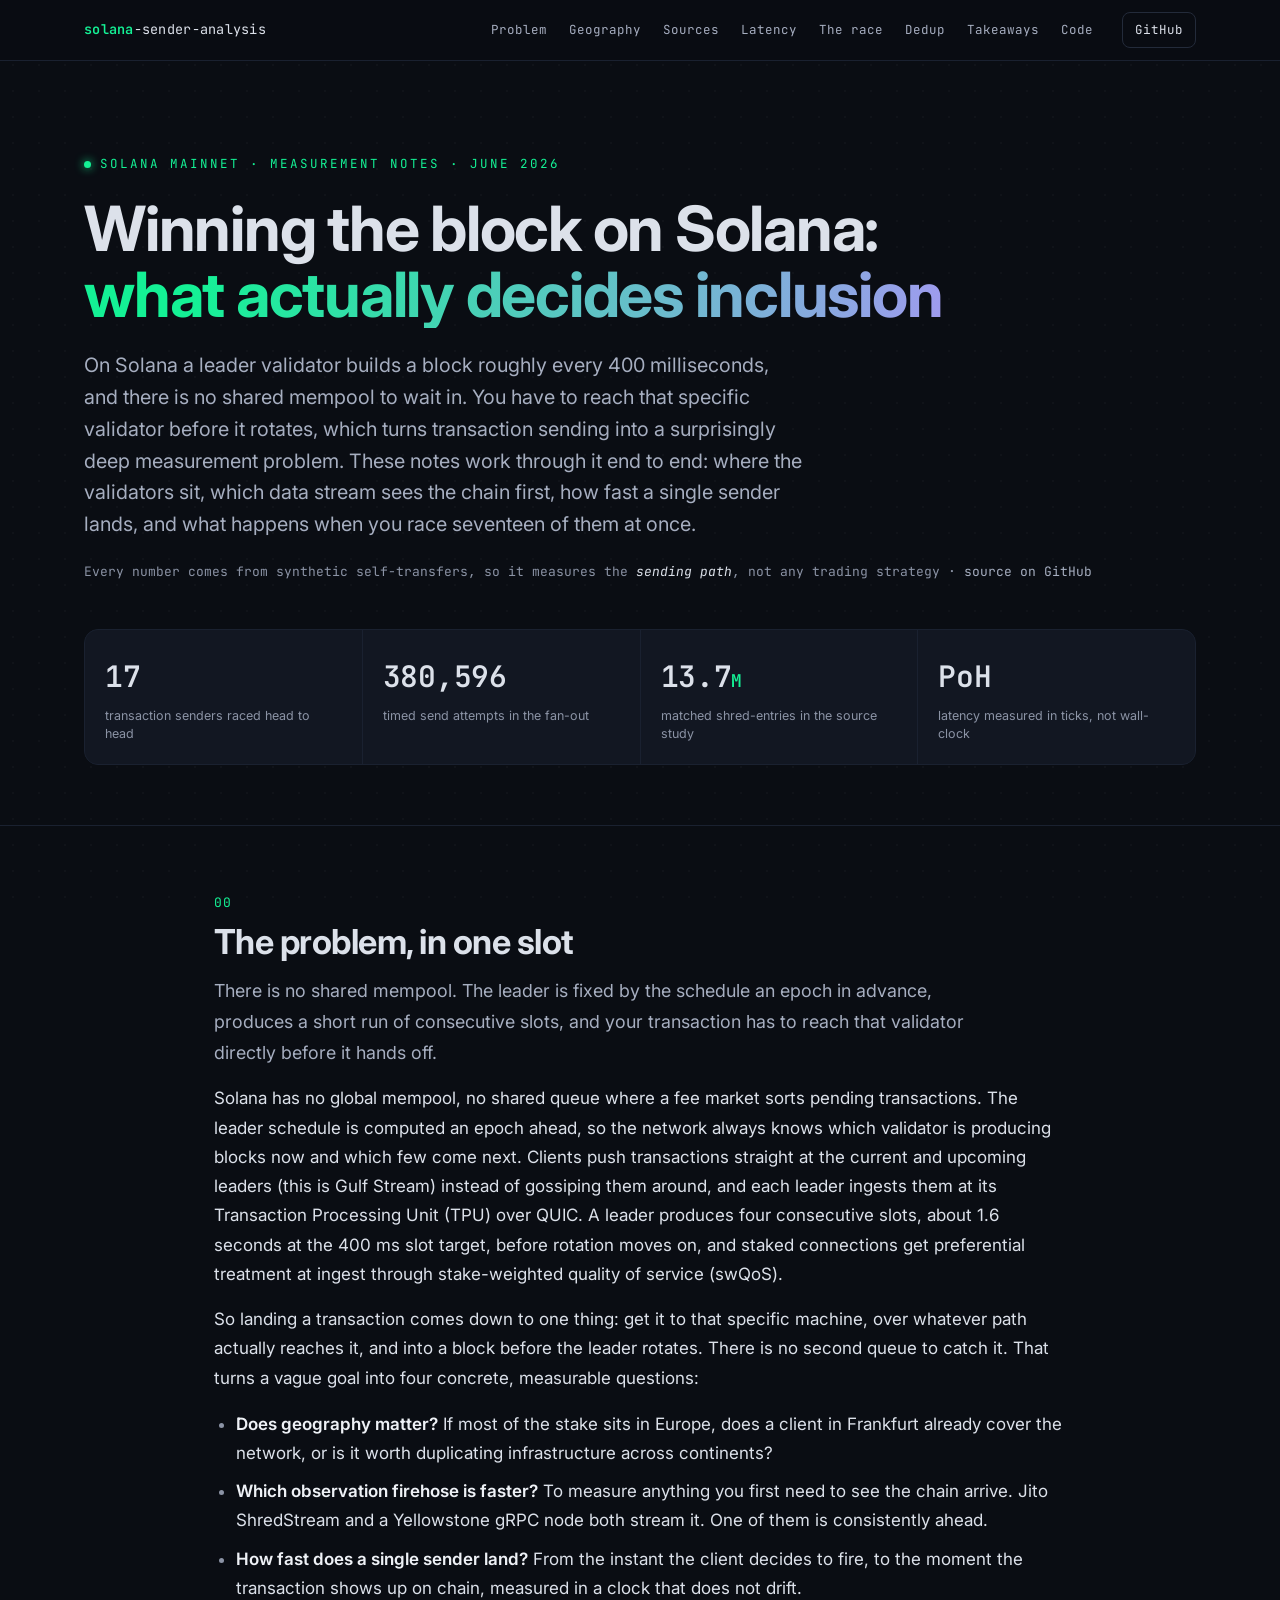
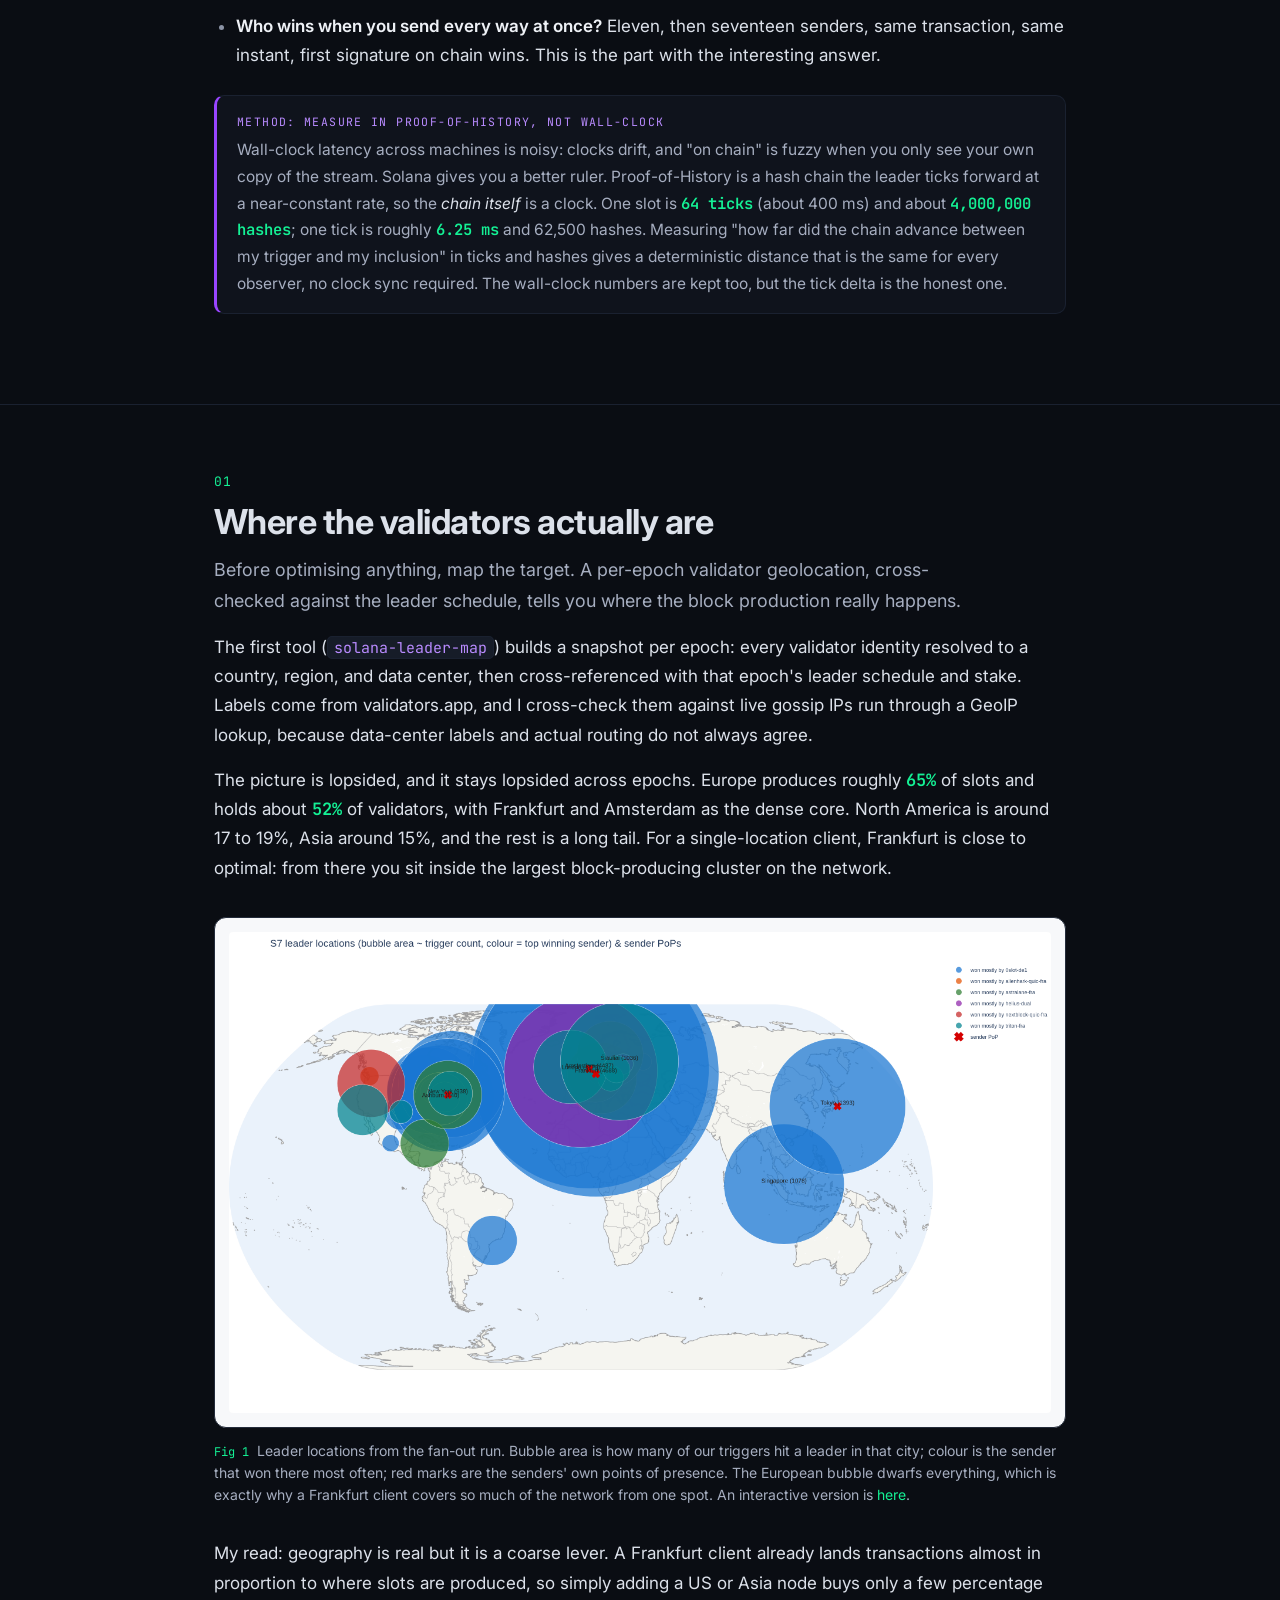
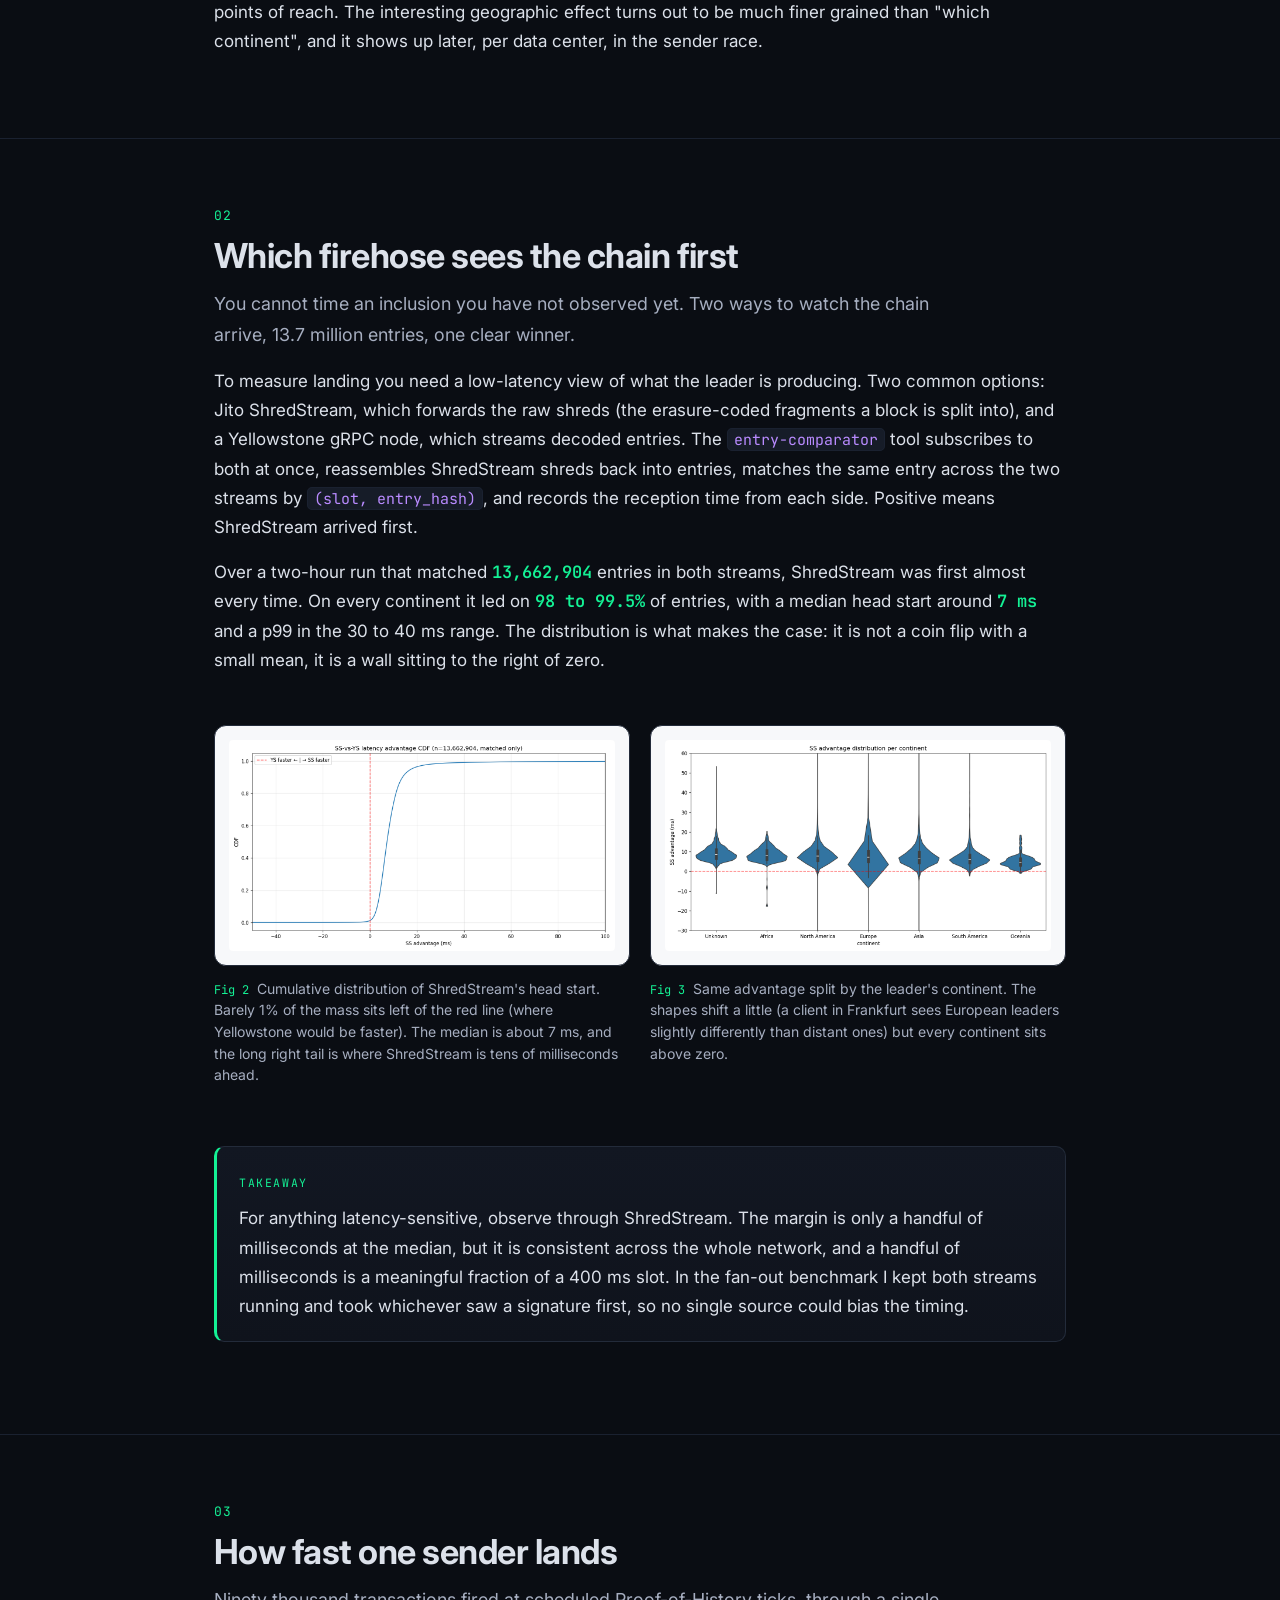
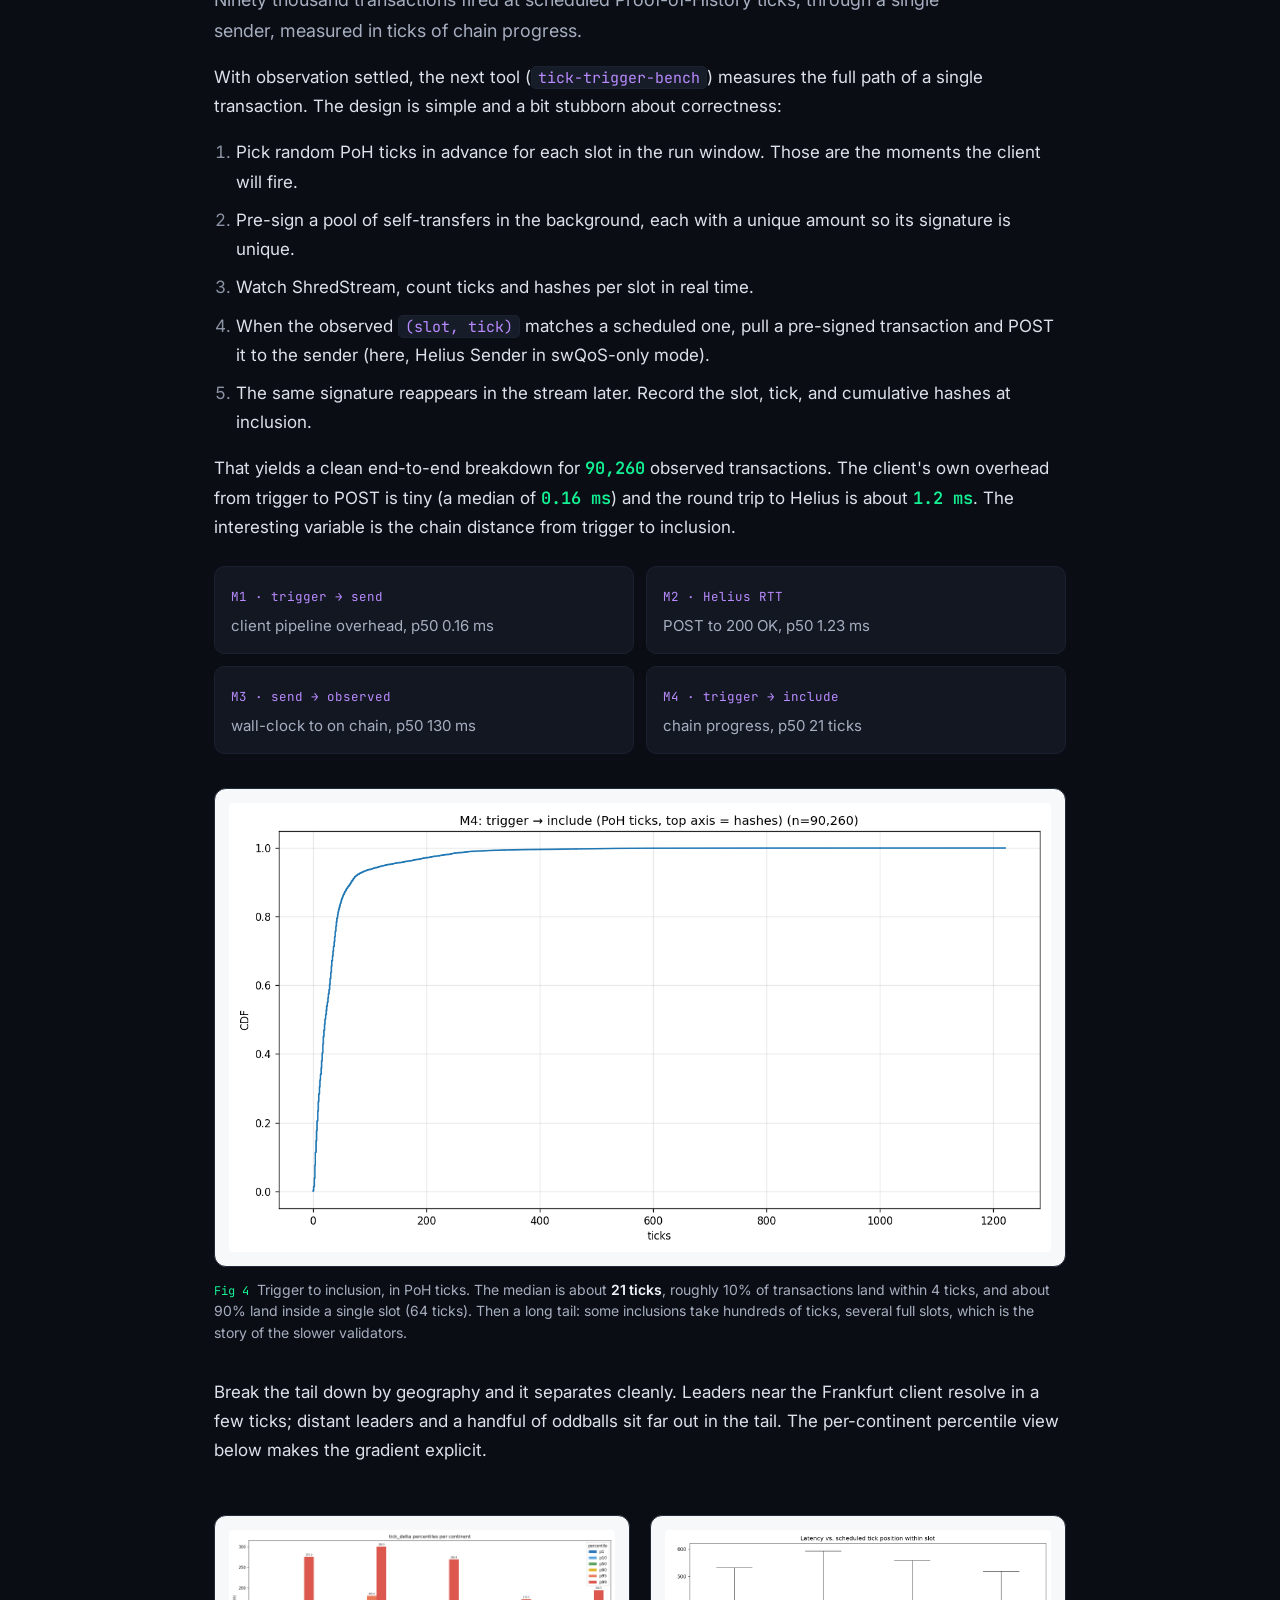
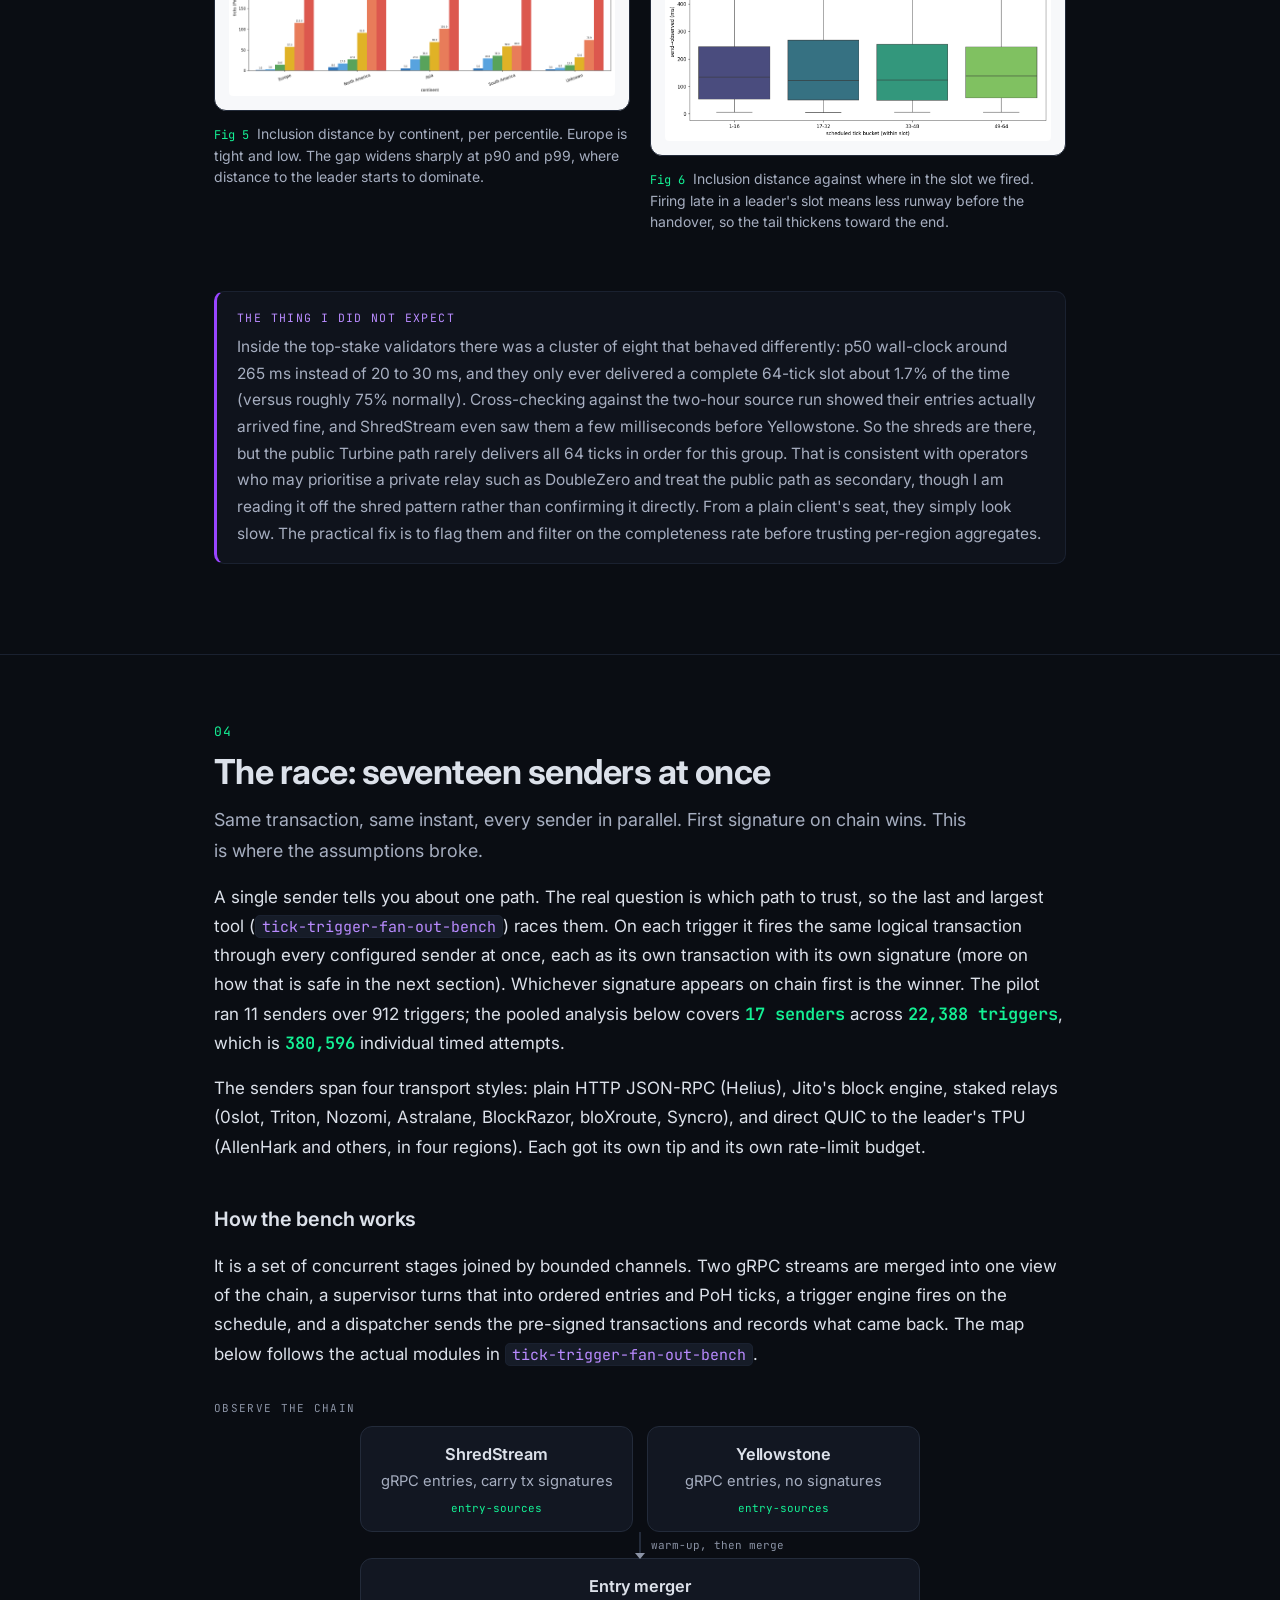
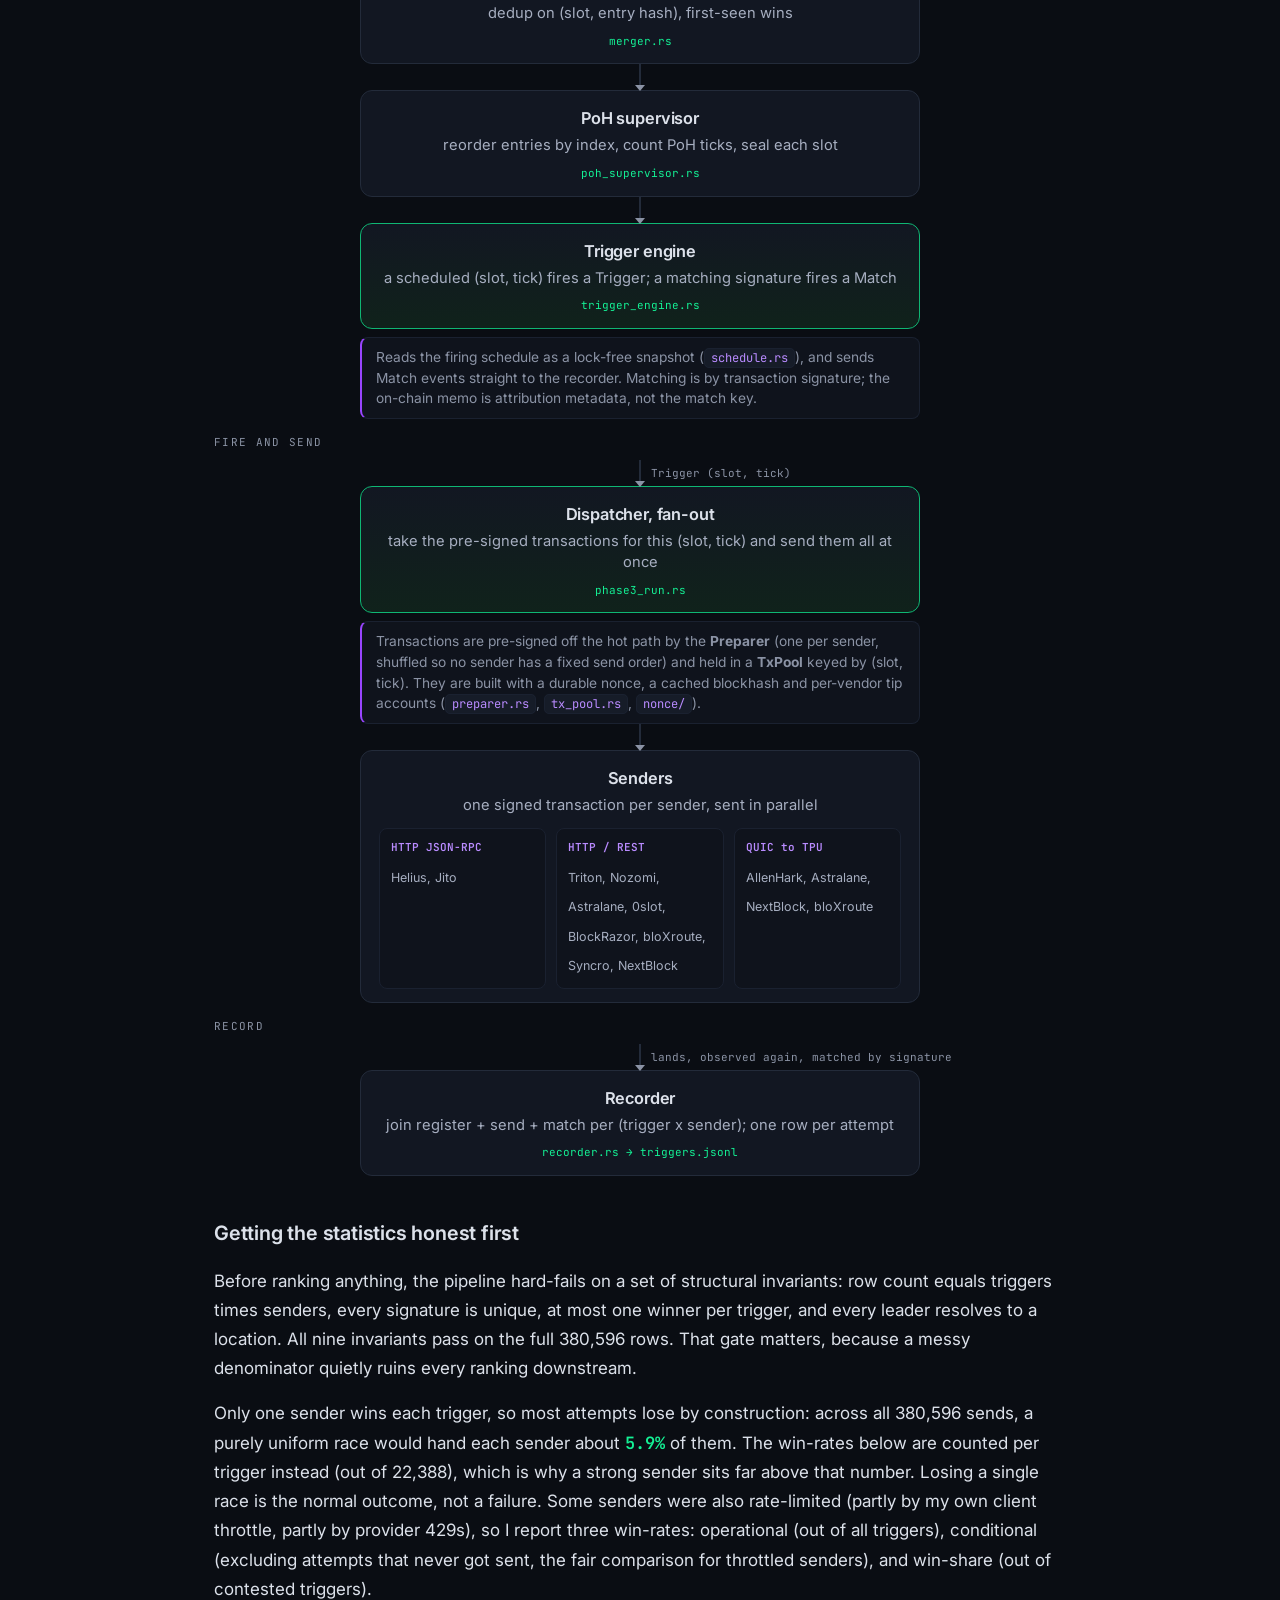
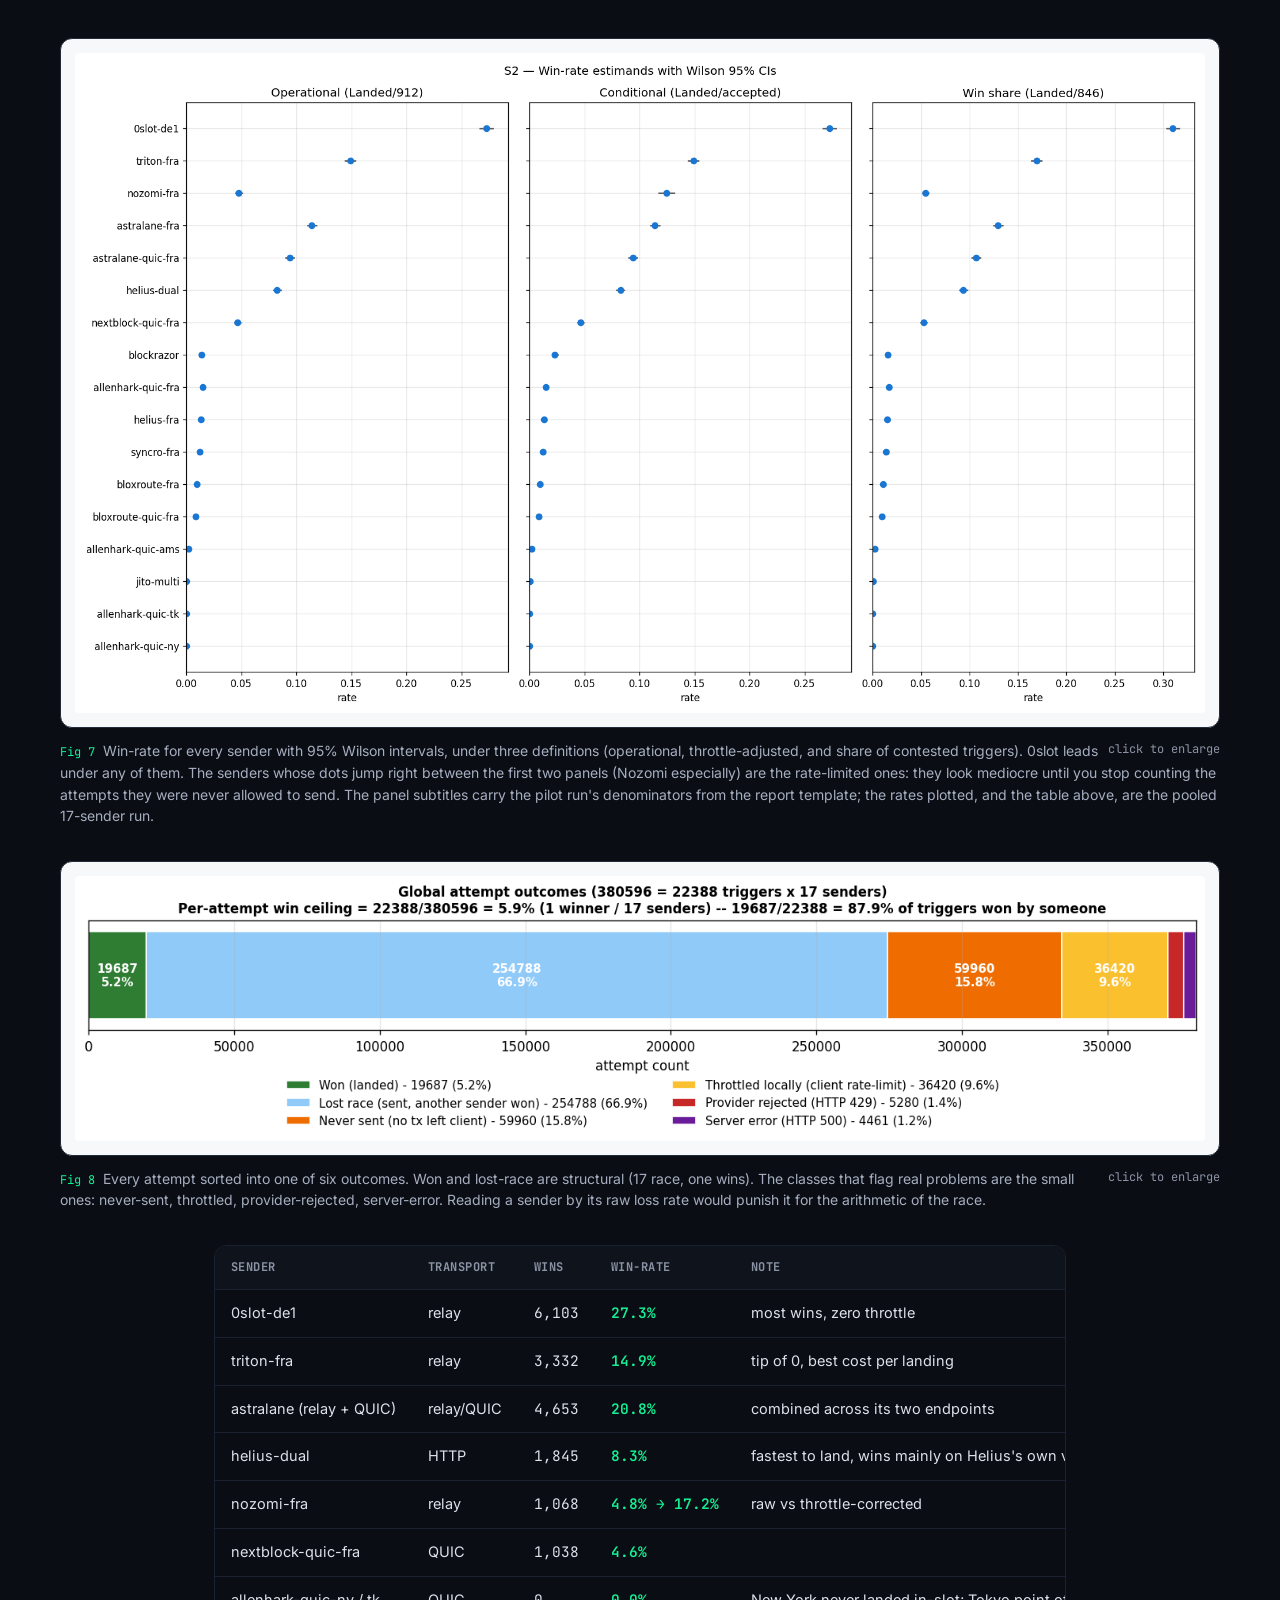
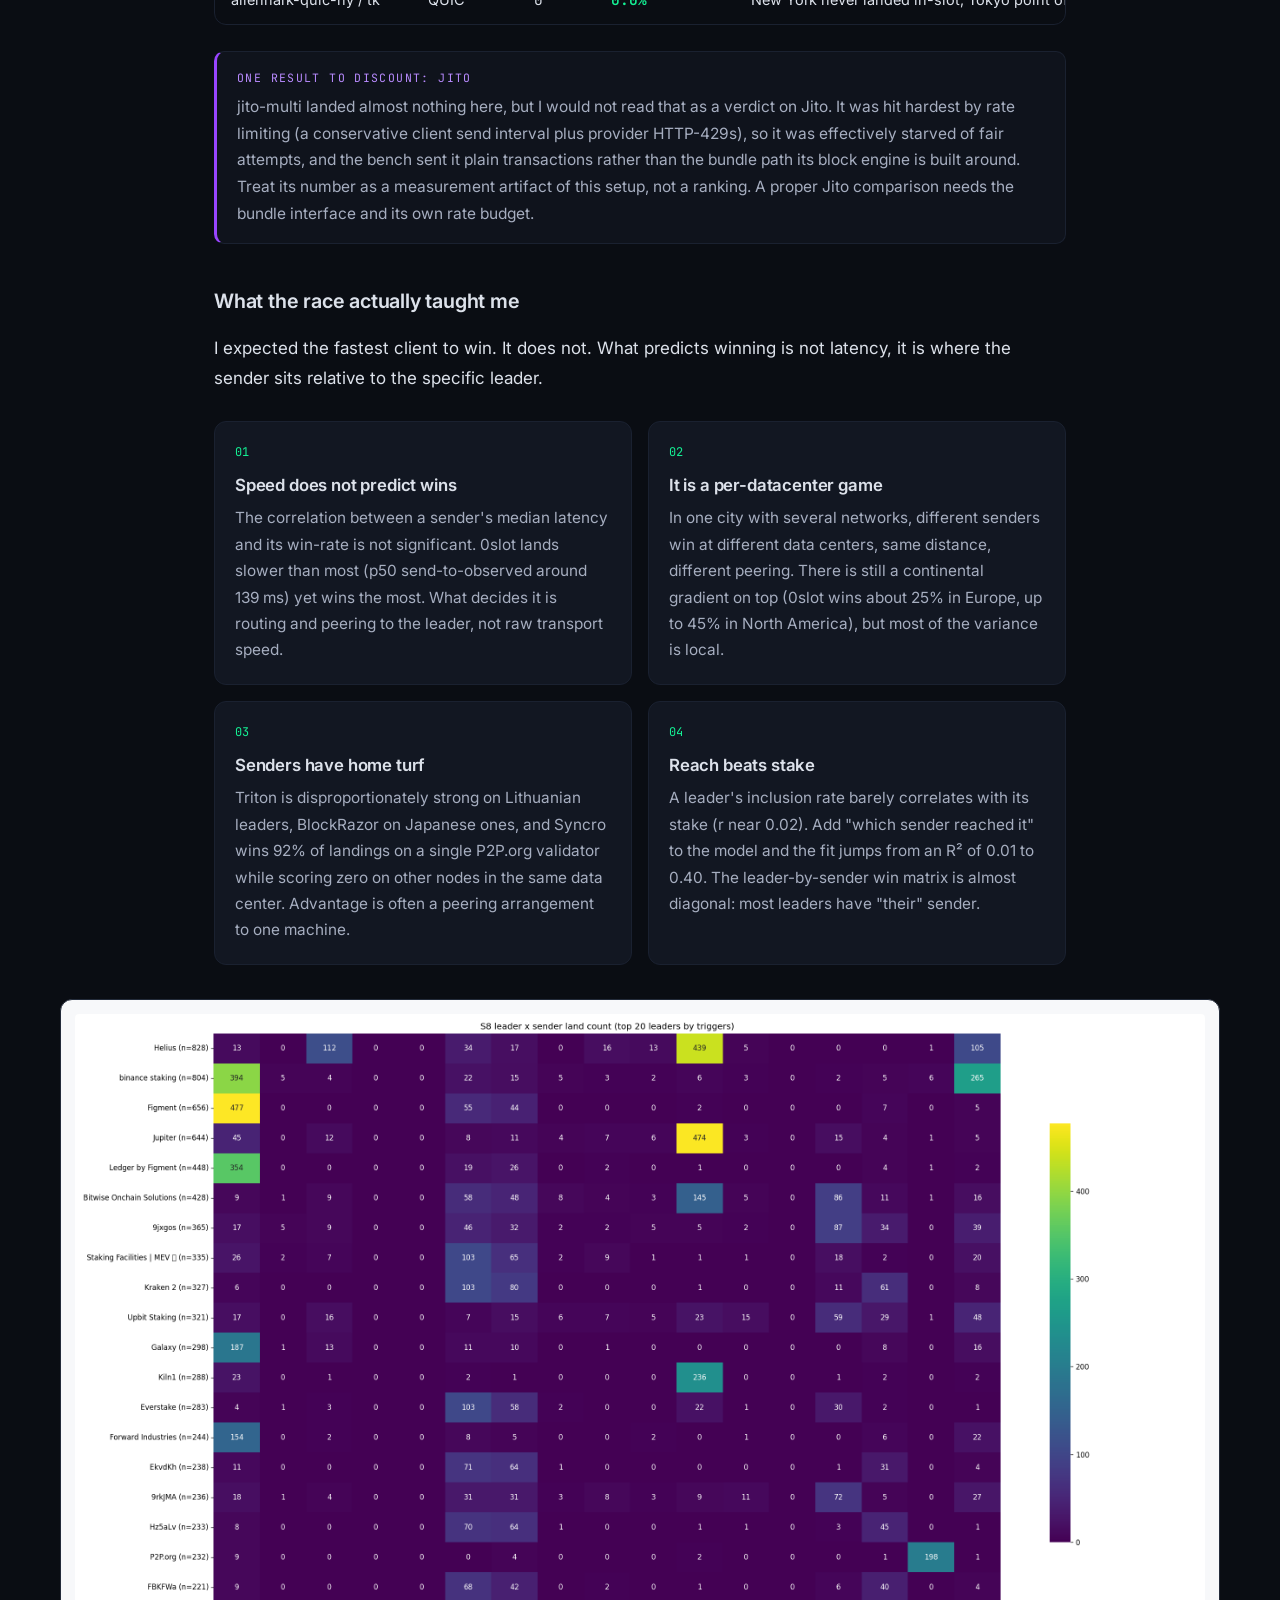
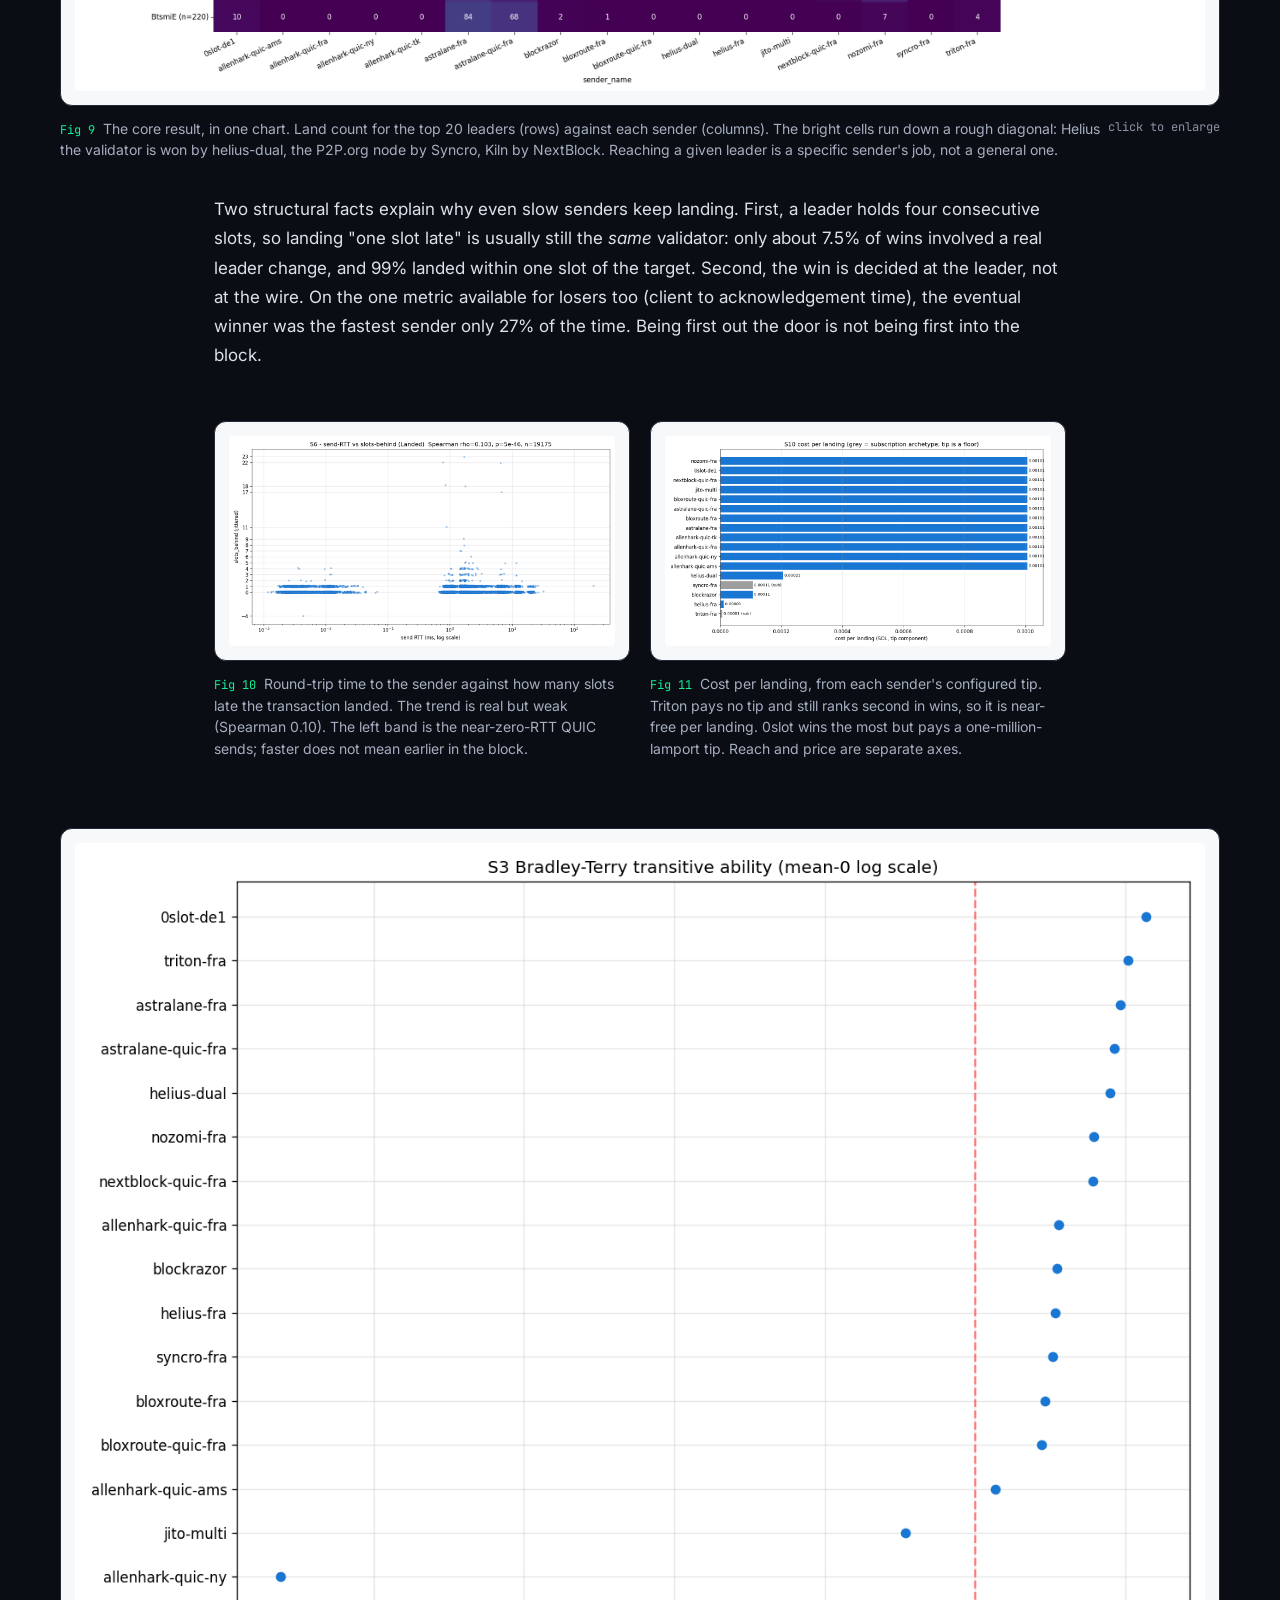
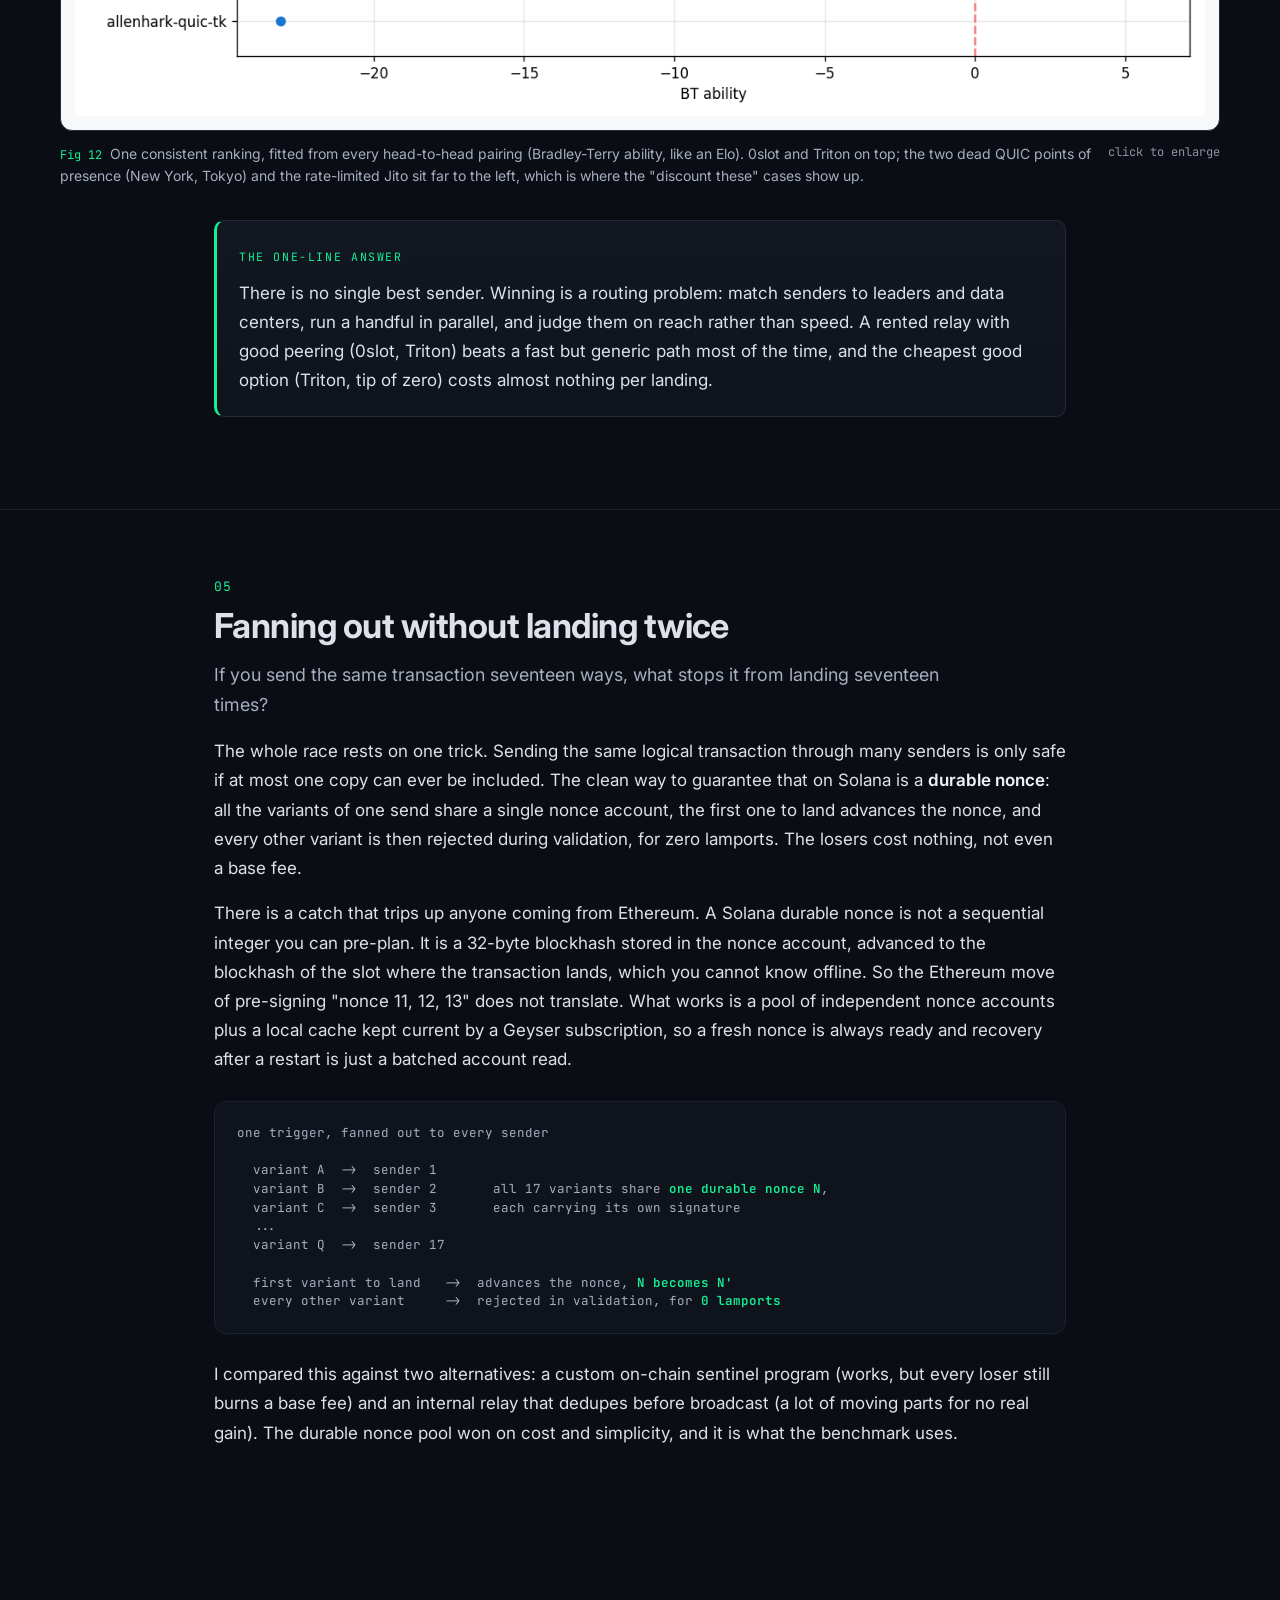
<file: docs/index.html>
<!doctype html>
<html lang="en">
<head>
<meta charset="utf-8" />
<meta name="viewport" content="width=device-width, initial-scale=1" />
<title>Winning the block on Solana: a transaction-inclusion study</title>
<meta name="description" content="A measurement study of Solana transaction sending: validator geography, ShredStream vs Yellowstone, Proof-of-History latency, and a 17-sender head-to-head race with rigorous statistics." />
<meta name="author" content="Jakub Jaksik" />
<link rel="canonical" href="https://JakubJaksik.github.io/solana-sender-analysis/" />
<link rel="icon" href="data:image/svg+xml,%3Csvg xmlns='http://www.w3.org/2000/svg' viewBox='0 0 32 32'%3E%3Crect width='32' height='32' rx='7' fill='%230a0d13'/%3E%3Ccircle cx='16' cy='16' r='7' fill='%2314f195'/%3E%3C/svg%3E" />
<meta property="og:title" content="Winning the block on Solana" />
<meta property="og:description" content="17 transaction senders raced head to head. 380k timed attempts, measured in Proof-of-History ticks. What actually decides inclusion." />
<meta property="og:type" content="article" />
<meta property="og:image" content="https://JakubJaksik.github.io/solana-sender-analysis/assets/figures/geo-world-map.png" />
<meta name="twitter:card" content="summary_large_image" />
<meta name="twitter:image" content="https://JakubJaksik.github.io/solana-sender-analysis/assets/figures/geo-world-map.png" />
<link rel="preconnect" href="https://fonts.googleapis.com" />
<link rel="preconnect" href="https://fonts.gstatic.com" crossorigin />
<link href="https://fonts.googleapis.com/css2?family=Inter:wght@400;500;600;700&family=JetBrains+Mono:wght@400;500;600&display=swap" rel="stylesheet" />
<link rel="stylesheet" href="assets/css/style.css" />
</head>
<body>

<nav class="nav">
  <div class="nav-inner">
    <span class="nav-brand"><b>solana</b>-sender-analysis</span>
    <div class="nav-links">
      <a href="#problem">Problem</a>
      <a href="#geography">Geography</a>
      <a href="#sources">Sources</a>
      <a href="#latency">Latency</a>
      <a href="#fanout">The race</a>
      <a href="#dedup">Dedup</a>
      <a href="#takeaways">Takeaways</a>
      <a href="#code">Code</a>
    </div>
    <a class="nav-cta" href="https://github.com/JakubJaksik/solana-sender-analysis">GitHub</a>
  </div>
</nav>

<!-- ============================================ HERO -->
<header class="hero">
  <div class="wrap-wide">
    <div class="hero-tag"><span class="dot"></span>Solana mainnet &middot; measurement notes &middot; June 2026</div>
    <h1>Winning the block on Solana: <span class="grad">what actually decides inclusion</span></h1>
    <p class="hero-lede">
      On Solana a leader validator builds a block roughly every 400 milliseconds, and there is no shared
      mempool to wait in. You have to reach that specific validator before it rotates, which turns transaction
      sending into a surprisingly deep measurement problem. These notes work through it end to end: where the
      validators sit, which data stream sees the chain first, how fast a single sender lands, and what happens
      when you race seventeen of them at once.
    </p>
    <p class="hero-meta">
      Every number comes from synthetic self-transfers, so it measures the <em>sending path</em>, not any
      trading strategy &middot;
      <a href="https://github.com/JakubJaksik/solana-sender-analysis">source on GitHub</a>
    </p>

    <div class="statband reveal">
      <div class="stat"><div class="num"><span data-count="17">17</span></div><div class="lab">transaction senders raced head to head</div></div>
      <div class="stat"><div class="num"><span data-count="380596">380,596</span></div><div class="lab">timed send attempts in the fan-out</div></div>
      <div class="stat"><div class="num"><span data-count="13.7" data-dec="1">13.7</span><span class="u">M</span></div><div class="lab">matched shred-entries in the source study</div></div>
      <div class="stat"><div class="num">PoH</div><div class="lab">latency measured in ticks, not wall-clock</div></div>
    </div>
  </div>
</header>

<!-- ============================================ 0 PROBLEM -->
<section id="problem">
  <div class="wrap">
    <div class="sec-head"><span class="sec-num">00</span></div>
    <h2>The problem, in one slot</h2>
    <p class="dek">There is no shared mempool. The leader is fixed by the schedule an epoch in advance, produces
      a short run of consecutive slots, and your transaction has to reach that validator directly before it
      hands off.</p>

    <p>Solana has no global mempool, no shared queue where a fee market sorts pending transactions. The leader
      schedule is computed an epoch ahead, so the network always knows which validator is producing blocks now
      and which few come next. Clients push transactions straight at the current and upcoming leaders (this is
      Gulf Stream) instead of gossiping them around, and each leader ingests them at its Transaction Processing
      Unit (TPU) over QUIC. A leader produces four consecutive slots, about 1.6 seconds at the 400 ms slot
      target, before rotation moves on, and staked connections get preferential treatment at ingest through
      stake-weighted quality of service (swQoS).</p>

    <p>So landing a transaction comes down to one thing: get it to that specific machine, over whatever path
      actually reaches it, and into a block before the leader rotates. There is no second queue to catch it.
      That turns a vague goal into four concrete, measurable questions:</p>
    <ul>
      <li><strong>Does geography matter?</strong> If most of the stake sits in Europe, does a client in
        Frankfurt already cover the network, or is it worth duplicating infrastructure across continents?</li>
      <li><strong>Which observation firehose is faster?</strong> To measure anything you first need to see the
        chain arrive. Jito ShredStream and a Yellowstone gRPC node both stream it. One of them is consistently
        ahead.</li>
      <li><strong>How fast does a single sender land?</strong> From the instant the client decides to fire, to
        the moment the transaction shows up on chain, measured in a clock that does not drift.</li>
      <li><strong>Who wins when you send every way at once?</strong> Eleven, then seventeen senders, same
        transaction, same instant, first signature on chain wins. This is the part with the interesting answer.</li>
    </ul>

    <div class="note reveal">
      <span class="nlab">Method: measure in Proof-of-History, not wall-clock</span>
      <p style="margin:0">Wall-clock latency across machines is noisy: clocks drift, and "on chain" is fuzzy when
      you only see your own copy of the stream. Solana gives you a better ruler. Proof-of-History is a
      hash chain the leader ticks forward at a near-constant rate, so the <em>chain itself</em> is a clock.
      One slot is <span class="kn">64 ticks</span> (about 400&nbsp;ms) and about <span class="kn">4,000,000 hashes</span>;
      one tick is roughly <span class="kn">6.25&nbsp;ms</span> and 62,500 hashes. Measuring "how far did the chain
      advance between my trigger and my inclusion" in ticks and hashes gives a deterministic distance that is the
      same for every observer, no clock sync required. The wall-clock numbers are kept too, but the tick delta is
      the honest one.</p>
    </div>
  </div>
</section>

<!-- ============================================ 1 GEOGRAPHY -->
<section id="geography">
  <div class="wrap">
    <div class="sec-head"><span class="sec-num">01</span></div>
    <h2>Where the validators actually are</h2>
    <p class="dek">Before optimising anything, map the target. A per-epoch validator geolocation, cross-checked
      against the leader schedule, tells you where the block production really happens.</p>

    <p>The first tool (<code>solana-leader-map</code>) builds a snapshot per epoch: every validator identity
      resolved to a country, region, and data center, then cross-referenced with that epoch's leader schedule
      and stake. Labels come from validators.app, and I cross-check them against live gossip IPs run through a
      GeoIP lookup, because data-center labels and actual routing do not always agree.</p>

    <p>The picture is lopsided, and it stays lopsided across epochs. Europe produces roughly
      <span class="kn">65%</span> of slots and holds about <span class="kn">52%</span> of validators, with
      Frankfurt and Amsterdam as the dense core. North America is around 17 to 19%, Asia around 15%, and the
      rest is a long tail. For a single-location client, Frankfurt is close to optimal: from there you sit inside
      the largest block-producing cluster on the network.</p>

    <figure class="reveal">
      <div class="fig-card"><img src="assets/figures/geo-world-map.png" alt="World map of leader locations sized by trigger count, coloured by the sender that wins there, with sender points of presence marked." loading="lazy" /></div>
      <figcaption><span class="figtag">Fig 1</span>Leader locations from the fan-out run. Bubble area is how many
        of our triggers hit a leader in that city; colour is the sender that won there most often; red marks are
        the senders' own points of presence. The European bubble dwarfs everything, which is exactly why a
        Frankfurt client covers so much of the network from one spot. An interactive version is
        <a href="assets/figures/geo-world-map.html">here</a>.</figcaption>
    </figure>

    <p>My read: geography is real but it is a coarse lever. A Frankfurt client already lands transactions almost
      in proportion to where slots are produced, so simply adding a US or Asia node buys only a few percentage
      points of reach. The interesting geographic effect turns out to be much finer grained than "which
      continent", and it shows up later, per data center, in the sender race.</p>
  </div>
</section>

<!-- ============================================ 2 SOURCES -->
<section id="sources">
  <div class="wrap">
    <div class="sec-head"><span class="sec-num">02</span></div>
    <h2>Which firehose sees the chain first</h2>
    <p class="dek">You cannot time an inclusion you have not observed yet. Two ways to watch the chain arrive,
      13.7 million entries, one clear winner.</p>

    <p>To measure landing you need a low-latency view of what the leader is producing. Two common options: Jito
      ShredStream, which forwards the raw shreds (the erasure-coded fragments a block is split into), and a
      Yellowstone gRPC node, which streams decoded entries. The <code>entry-comparator</code> tool subscribes to
      both at once, reassembles ShredStream shreds back into entries, matches the same entry across the two
      streams by <code>(slot, entry_hash)</code>, and records the reception time from each side. Positive means
      ShredStream arrived first.</p>

    <p>Over a two-hour run that matched <span class="kn">13,662,904</span> entries in both streams, ShredStream
      was first almost every time. On every continent it led on <span class="kn">98 to 99.5%</span> of entries,
      with a median head start around <span class="kn">7&nbsp;ms</span> and a p99 in the 30 to 40&nbsp;ms range.
      The distribution is what makes the case: it is not a coin flip with a small mean, it is a wall sitting to
      the right of zero.</p>

    <div class="fig-row">
      <figure class="reveal">
        <div class="fig-card"><img src="assets/figures/src-cdf.png" alt="CDF of the ShredStream advantage in milliseconds; almost the entire curve is right of zero." loading="lazy" /></div>
        <figcaption><span class="figtag">Fig 2</span>Cumulative distribution of ShredStream's head start.
          Barely 1% of the mass sits left of the red line (where Yellowstone would be faster). The median is
          about 7&nbsp;ms, and the long right tail is where ShredStream is tens of milliseconds ahead.</figcaption>
      </figure>
      <figure class="reveal">
        <div class="fig-card"><img src="assets/figures/src-continent-violin.png" alt="Violin plot of ShredStream advantage per continent, all centred above zero." loading="lazy" /></div>
        <figcaption><span class="figtag">Fig 3</span>Same advantage split by the leader's continent. The shapes
          shift a little (a client in Frankfurt sees European leaders slightly differently than distant ones)
          but every continent sits above zero.</figcaption>
      </figure>
    </div>

    <div class="finding reveal">
      <span class="flab">Takeaway</span>
      <p>For anything latency-sensitive, observe through ShredStream. The margin is only a handful of
        milliseconds at the median, but it is consistent across the whole network, and a handful of milliseconds
        is a meaningful fraction of a 400&nbsp;ms slot. In the fan-out benchmark I kept both streams running and
        took whichever saw a signature first, so no single source could bias the timing.</p>
    </div>
  </div>
</section>

<!-- ============================================ 3 LATENCY -->
<section id="latency">
  <div class="wrap">
    <div class="sec-head"><span class="sec-num">03</span></div>
    <h2>How fast one sender lands</h2>
    <p class="dek">Ninety thousand transactions fired at scheduled Proof-of-History ticks, through a single
      sender, measured in ticks of chain progress.</p>

    <p>With observation settled, the next tool (<code>tick-trigger-bench</code>) measures the full path of a
      single transaction. The design is simple and a bit stubborn about correctness:</p>
    <ol>
      <li>Pick random PoH ticks in advance for each slot in the run window. Those are the moments the client
        will fire.</li>
      <li>Pre-sign a pool of self-transfers in the background, each with a unique amount so its signature is
        unique.</li>
      <li>Watch ShredStream, count ticks and hashes per slot in real time.</li>
      <li>When the observed <code>(slot, tick)</code> matches a scheduled one, pull a pre-signed transaction and
        POST it to the sender (here, Helius Sender in swQoS-only mode).</li>
      <li>The same signature reappears in the stream later. Record the slot, tick, and cumulative hashes at
        inclusion.</li>
    </ol>

    <p>That yields a clean end-to-end breakdown for <span class="kn">90,260</span> observed transactions. The
      client's own overhead from trigger to POST is tiny (a median of <span class="kn">0.16&nbsp;ms</span>) and
      the round trip to Helius is about <span class="kn">1.2&nbsp;ms</span>. The interesting variable is the
      chain distance from trigger to inclusion.</p>

    <div class="metrics">
      <div class="metric"><span class="mid">M1 &middot; trigger &rarr; send</span><div class="mtxt">client pipeline overhead, p50 0.16&nbsp;ms</div></div>
      <div class="metric"><span class="mid">M2 &middot; Helius RTT</span><div class="mtxt">POST to 200 OK, p50 1.23&nbsp;ms</div></div>
      <div class="metric"><span class="mid">M3 &middot; send &rarr; observed</span><div class="mtxt">wall-clock to on chain, p50 130&nbsp;ms</div></div>
      <div class="metric"><span class="mid">M4 &middot; trigger &rarr; include</span><div class="mtxt">chain progress, p50 21 ticks</div></div>
    </div>

    <figure class="reveal">
      <div class="fig-card"><img src="assets/figures/lat-ticks-cdf.png" alt="CDF of trigger-to-inclusion measured in PoH ticks; steep rise then a long flat tail." loading="lazy" /></div>
      <figcaption><span class="figtag">Fig 4</span>Trigger to inclusion, in PoH ticks. The median is about
        <strong>21 ticks</strong>, roughly 10% of transactions land within 4 ticks, and about 90% land inside a
        single slot (64 ticks). Then a long tail: some inclusions take hundreds of ticks, several full slots,
        which is the story of the slower validators.</figcaption>
    </figure>

    <p>Break the tail down by geography and it separates cleanly. Leaders near the Frankfurt client resolve in a
      few ticks; distant leaders and a handful of oddballs sit far out in the tail. The per-continent percentile
      view below makes the gradient explicit.</p>

    <div class="fig-row">
      <figure class="reveal">
        <div class="fig-card"><img src="assets/figures/lat-tickdelta-percentile-continent.png" alt="Tick-delta percentiles per continent; Europe lowest, others progressively higher." loading="lazy" /></div>
        <figcaption><span class="figtag">Fig 5</span>Inclusion distance by continent, per percentile. Europe is
          tight and low. The gap widens sharply at p90 and p99, where distance to the leader starts to dominate.</figcaption>
      </figure>
      <figure class="reveal">
        <div class="fig-card"><img src="assets/figures/lat-vs-scheduled-tick.png" alt="Latency versus the scheduled tick position inside the slot." loading="lazy" /></div>
        <figcaption><span class="figtag">Fig 6</span>Inclusion distance against where in the slot we fired. Firing
          late in a leader's slot means less runway before the handover, so the tail thickens toward the end.</figcaption>
      </figure>
    </div>

    <div class="note reveal">
      <span class="nlab">The thing I did not expect</span>
      <p style="margin:0">Inside the top-stake validators there was a cluster of eight that behaved differently:
      p50 wall-clock around 265&nbsp;ms instead of 20 to 30&nbsp;ms, and they only ever delivered a complete
      64-tick slot about 1.7% of the time (versus roughly 75% normally). Cross-checking against the two-hour
      source run showed their entries actually arrived fine, and ShredStream even saw them a few milliseconds
      before Yellowstone. So the shreds are there, but the public Turbine path rarely delivers all 64 ticks in
      order for this group. That is consistent with operators who may prioritise a private relay such as DoubleZero
      and treat the public path as secondary, though I am reading it off the shred pattern rather than confirming
      it directly. From a plain client's seat, they simply look slow. The practical fix is to flag them and
      filter on the completeness rate before trusting per-region aggregates.</p>
    </div>
  </div>
</section>

<!-- ============================================ 4 FANOUT -->
<section id="fanout">
  <div class="wrap">
    <div class="sec-head"><span class="sec-num">04</span></div>
    <h2>The race: seventeen senders at once</h2>
    <p class="dek">Same transaction, same instant, every sender in parallel. First signature on chain wins.
      This is where the assumptions broke.</p>

    <p>A single sender tells you about one path. The real question is which path to trust, so the last and
      largest tool (<code>tick-trigger-fan-out-bench</code>) races them. On each trigger it fires the same
      logical transaction through every configured sender at once, each as its own transaction with its own
      signature (more on how that is safe in the next section). Whichever signature appears on chain first is
      the winner. The pilot ran 11 senders over 912 triggers; the pooled analysis below covers
      <span class="kn">17 senders</span> across <span class="kn">22,388 triggers</span>, which is
      <span class="kn">380,596</span> individual timed attempts.</p>

    <p>The senders span four transport styles: plain HTTP JSON-RPC (Helius), Jito's block engine, staked relays
      (0slot, Triton, Nozomi, Astralane, BlockRazor, bloXroute, Syncro), and direct QUIC to the leader's TPU
      (AllenHark and others, in four regions). Each got its own tip and its own rate-limit budget.</p>

    <h3>How the bench works</h3>
    <p>It is a set of concurrent stages joined by bounded channels. Two gRPC streams are merged into one view of
      the chain, a supervisor turns that into ordered entries and PoH ticks, a trigger engine fires on the
      schedule, and a dispatcher sends the pre-signed transactions and records what came back. The map below
      follows the actual modules in <code>tick-trigger-fan-out-bench</code>.</p>

    <div class="arch reveal">
      <div class="arch-lane">observe the chain</div>
      <div class="arch-row">
        <div class="arch-node">
          <div class="arch-title">ShredStream</div>
          <div class="arch-sub">gRPC entries, carry tx signatures</div>
          <div class="arch-mod">entry-sources</div>
        </div>
        <div class="arch-node">
          <div class="arch-title">Yellowstone</div>
          <div class="arch-sub">gRPC entries, no signatures</div>
          <div class="arch-mod">entry-sources</div>
        </div>
      </div>
      <div class="arch-arrow"><span class="lbl">warm-up, then merge</span></div>
      <div class="arch-node">
        <div class="arch-title">Entry merger</div>
        <div class="arch-sub">dedup on (slot, entry hash), first-seen wins</div>
        <div class="arch-mod">merger.rs</div>
      </div>
      <div class="arch-arrow"></div>
      <div class="arch-node">
        <div class="arch-title">PoH supervisor</div>
        <div class="arch-sub">reorder entries by index, count PoH ticks, seal each slot</div>
        <div class="arch-mod">poh_supervisor.rs</div>
      </div>
      <div class="arch-arrow"></div>
      <div class="arch-node accent">
        <div class="arch-title">Trigger engine</div>
        <div class="arch-sub">a scheduled (slot, tick) fires a Trigger; a matching signature fires a Match</div>
        <div class="arch-mod">trigger_engine.rs</div>
      </div>
      <div class="arch-aside">Reads the firing schedule as a lock-free snapshot (<code>schedule.rs</code>), and sends
        Match events straight to the recorder. Matching is by transaction signature; the on-chain memo is
        attribution metadata, not the match key.</div>

      <div class="arch-lane">fire and send</div>
      <div class="arch-arrow"><span class="lbl">Trigger (slot, tick)</span></div>
      <div class="arch-node accent">
        <div class="arch-title">Dispatcher, fan-out</div>
        <div class="arch-sub">take the pre-signed transactions for this (slot, tick) and send them all at once</div>
        <div class="arch-mod">phase3_run.rs</div>
      </div>
      <div class="arch-aside">Transactions are pre-signed off the hot path by the <b>Preparer</b> (one per sender,
        shuffled so no sender has a fixed send order) and held in a <b>TxPool</b> keyed by (slot, tick). They are
        built with a durable nonce, a cached blockhash and per-vendor tip accounts
        (<code>preparer.rs</code>, <code>tx_pool.rs</code>, <code>nonce/</code>).</div>
      <div class="arch-arrow"></div>
      <div class="arch-node">
        <div class="arch-title">Senders</div>
        <div class="arch-sub">one signed transaction per sender, sent in parallel</div>
        <div class="arch-senders">
          <div class="grp"><b>HTTP JSON-RPC</b><span>Helius, Jito</span></div>
          <div class="grp"><b>HTTP / REST</b><span>Triton, Nozomi, Astralane, 0slot, BlockRazor, bloXroute, Syncro, NextBlock</span></div>
          <div class="grp"><b>QUIC to TPU</b><span>AllenHark, Astralane, NextBlock, bloXroute</span></div>
        </div>
      </div>

      <div class="arch-lane">record</div>
      <div class="arch-arrow"><span class="lbl">lands, observed again, matched by signature</span></div>
      <div class="arch-node">
        <div class="arch-title">Recorder</div>
        <div class="arch-sub">join register + send + match per (trigger x sender); one row per attempt</div>
        <div class="arch-mod">recorder.rs &rarr; triggers.jsonl</div>
      </div>
    </div>

    <h3>Getting the statistics honest first</h3>
    <p>Before ranking anything, the pipeline hard-fails on a set of structural invariants: row count equals
      triggers times senders, every signature is unique, at most one winner per trigger, and every leader
      resolves to a location. All nine invariants pass on the full 380,596 rows. That gate matters, because a
      messy denominator quietly ruins every ranking downstream.</p>

    <p>Only one sender wins each trigger, so most attempts lose by construction: across all 380,596 sends, a
      purely uniform race would hand each sender about <span class="kn">5.9%</span> of them. The win-rates below
      are counted per trigger instead (out of 22,388), which is why a strong sender sits far above that number.
      Losing a single race is the normal outcome, not a failure. Some senders were also rate-limited (partly by
      my own client throttle, partly by provider 429s), so I report three win-rates: operational (out of all
      triggers), conditional (excluding attempts that never got sent, the fair comparison for throttled
      senders), and win-share (out of contested triggers).</p>

    <figure class="reveal fig-wide">
      <div class="fig-card"><a href="assets/figures/fan-winrate-forest.png" target="_blank" rel="noopener"><img src="assets/figures/fan-winrate-forest.png" alt="Forest plot of each sender's win-rate with 95% Wilson confidence intervals, across three estimands." loading="lazy" /></a></div>
      <figcaption><span class="zoom">click to enlarge</span><span class="figtag">Fig 7</span>Win-rate for every
        sender with 95% Wilson intervals, under three definitions (operational, throttle-adjusted, and share of
        contested triggers). 0slot leads under any of them. The senders whose dots jump right between the first
        two panels (Nozomi especially) are the rate-limited ones: they look mediocre until you stop counting the
        attempts they were never allowed to send. The panel subtitles carry the pilot run's denominators from
        the report template; the rates plotted, and the table above, are the pooled 17-sender run.</figcaption>
    </figure>

    <figure class="reveal fig-wide">
      <div class="fig-card"><a href="assets/figures/fan-outcomes.png" target="_blank" rel="noopener"><img src="assets/figures/fan-outcomes.png" alt="Distribution of all send attempts across six outcome classes, showing lost-race as the dominant structural outcome." loading="lazy" /></a></div>
      <figcaption><span class="zoom">click to enlarge</span><span class="figtag">Fig 8</span>Every attempt sorted
        into one of six outcomes. Won and lost-race are structural (17 race, one wins). The classes that flag
        real problems are the small ones: never-sent, throttled, provider-rejected, server-error. Reading a
        sender by its raw loss rate would punish it for the arithmetic of the race.</figcaption>
    </figure>

    <div class="tbl-wrap reveal">
      <table>
        <thead><tr><th>Sender</th><th>Transport</th><th>Wins</th><th>Win-rate</th><th>Note</th></tr></thead>
        <tbody>
          <tr><td>0slot-de1</td><td>relay</td><td class="n">6,103</td><td class="win">27.3%</td><td>most wins, zero throttle</td></tr>
          <tr><td>triton-fra</td><td>relay</td><td class="n">3,332</td><td class="win">14.9%</td><td>tip of 0, best cost per landing</td></tr>
          <tr><td>astralane (relay + QUIC)</td><td>relay/QUIC</td><td class="n">4,653</td><td class="win">20.8%</td><td>combined across its two endpoints</td></tr>
          <tr><td>helius-dual</td><td>HTTP</td><td class="n">1,845</td><td class="win">8.3%</td><td>fastest to land, wins mainly on Helius's own validator</td></tr>
          <tr><td>nozomi-fra</td><td>relay</td><td class="n">1,068</td><td class="win">4.8% &rarr; 17.2%</td><td>raw vs throttle-corrected</td></tr>
          <tr><td>nextblock-quic-fra</td><td>QUIC</td><td class="n">1,038</td><td class="win">4.6%</td><td>&nbsp;</td></tr>
          <tr><td>allenhark-quic-ny / tk</td><td>QUIC</td><td class="n">0</td><td class="win">0.0%</td><td>New York never landed in-slot; Tokyo point of presence was dead</td></tr>
        </tbody>
      </table>
    </div>

    <div class="note reveal">
      <span class="nlab">One result to discount: Jito</span>
      <p style="margin:0">jito-multi landed almost nothing here, but I would not read that as a verdict on Jito.
        It was hit hardest by rate limiting (a conservative client send interval plus provider HTTP-429s), so it
        was effectively starved of fair attempts, and the bench sent it plain transactions rather than the
        bundle path its block engine is built around. Treat its number as a measurement artifact of this setup,
        not a ranking. A proper Jito comparison needs the bundle interface and its own rate budget.</p>
    </div>

    <h3>What the race actually taught me</h3>
    <p>I expected the fastest client to win. It does not. What predicts winning is not latency, it is where the
      sender sits relative to the specific leader.</p>

    <div class="finds">
      <div class="find reveal"><div class="fi">01</div><h4>Speed does not predict wins</h4>
        <p>The correlation between a sender's median latency and its win-rate is not significant. 0slot lands
          slower than most (p50 send-to-observed around 139&nbsp;ms) yet wins the most. What decides it is
          routing and peering to the leader, not raw transport speed.</p></div>
      <div class="find reveal"><div class="fi">02</div><h4>It is a per-datacenter game</h4>
        <p>In one city with several networks, different senders win at different data centers, same distance,
          different peering. There is still a continental gradient on top (0slot wins about 25% in Europe, up to
          45% in North America), but most of the variance is local.</p></div>
      <div class="find reveal"><div class="fi">03</div><h4>Senders have home turf</h4>
        <p>Triton is disproportionately strong on Lithuanian leaders, BlockRazor on Japanese ones, and Syncro
          wins 92% of landings on a single P2P.org validator while scoring zero on other nodes in the same
          data center. Advantage is often a peering arrangement to one machine.</p></div>
      <div class="find reveal"><div class="fi">04</div><h4>Reach beats stake</h4>
        <p>A leader's inclusion rate barely correlates with its stake (r near 0.02). Add "which sender reached
          it" to the model and the fit jumps from an R&sup2; of 0.01 to 0.40. The leader-by-sender win matrix is
          almost diagonal: most leaders have "their" sender.</p></div>
    </div>

    <figure class="reveal fig-wide">
      <div class="fig-card"><a href="assets/figures/fan-leader-sender-heatmap.png" target="_blank" rel="noopener"><img src="assets/figures/fan-leader-sender-heatmap.png" alt="Heatmap of land counts for the top 20 leaders against each sender, showing a near-diagonal structure." loading="lazy" /></a></div>
      <figcaption><span class="zoom">click to enlarge</span><span class="figtag">Fig 9</span>The core result, in
        one chart. Land count for the top 20 leaders (rows) against each sender (columns). The bright cells run
        down a rough diagonal: Helius the validator is won by helius-dual, the P2P.org node by Syncro, Kiln by
        NextBlock. Reaching a given leader is a specific sender's job, not a general one.</figcaption>
    </figure>

    <p>Two structural facts explain why even slow senders keep landing. First, a leader holds four consecutive
      slots, so landing "one slot late" is usually still the <em>same</em> validator: only about 7.5% of wins
      involved a real leader change, and 99% landed within one slot of the target. Second, the win is decided at
      the leader, not at the wire. On the one metric available for losers too (client to acknowledgement time),
      the eventual winner was the fastest sender only 27% of the time. Being first out the door is not being
      first into the block.</p>

    <div class="fig-row">
      <figure class="reveal">
        <div class="fig-card"><a href="assets/figures/fan-rtt-vs-slotsbehind.png" target="_blank" rel="noopener"><img src="assets/figures/fan-rtt-vs-slotsbehind.png" alt="Scatter of send round-trip time against how many slots late a transaction landed." loading="lazy" /></a></div>
        <figcaption><span class="figtag">Fig 10</span>Round-trip time to the sender against how many slots late
          the transaction landed. The trend is real but weak (Spearman 0.10). The left band is the near-zero-RTT
          QUIC sends; faster does not mean earlier in the block.</figcaption>
      </figure>
      <figure class="reveal">
        <div class="fig-card"><a href="assets/figures/fan-cost-per-landing.png" target="_blank" rel="noopener"><img src="assets/figures/fan-cost-per-landing.png" alt="Cost per landing per sender, showing Triton near zero and the senders that pay a large tip." loading="lazy" /></a></div>
        <figcaption><span class="figtag">Fig 11</span>Cost per landing, from each sender's configured tip. Triton
          pays no tip and still ranks second in wins, so it is near-free per landing. 0slot wins the most but
          pays a one-million-lamport tip. Reach and price are separate axes.</figcaption>
      </figure>
    </div>

    <figure class="reveal fig-wide">
      <div class="fig-card"><a href="assets/figures/fan-bradley-terry.png" target="_blank" rel="noopener"><img src="assets/figures/fan-bradley-terry.png" alt="Bradley-Terry ability scores ranking every sender from all pairwise head-to-heads." loading="lazy" /></a></div>
      <figcaption><span class="zoom">click to enlarge</span><span class="figtag">Fig 12</span>One consistent
        ranking, fitted from every head-to-head pairing (Bradley-Terry ability, like an Elo). 0slot and Triton
        on top; the two dead QUIC points of presence (New York, Tokyo) and the rate-limited Jito sit far to the
        left, which is where the "discount these" cases show up.</figcaption>
    </figure>

    <div class="finding reveal">
      <span class="flab">The one-line answer</span>
      <p>There is no single best sender. Winning is a routing problem: match senders to leaders and data
        centers, run a handful in parallel, and judge them on reach rather than speed. A rented relay with good
        peering (0slot, Triton) beats a fast but generic path most of the time, and the cheapest good option
        (Triton, tip of zero) costs almost nothing per landing.</p>
    </div>
  </div>
</section>

<!-- ============================================ 5 DEDUP -->
<section id="dedup">
  <div class="wrap">
    <div class="sec-head"><span class="sec-num">05</span></div>
    <h2>Fanning out without landing twice</h2>
    <p class="dek">If you send the same transaction seventeen ways, what stops it from landing seventeen times?</p>

    <p>The whole race rests on one trick. Sending the same logical transaction through many senders is only safe
      if at most one copy can ever be included. The clean way to guarantee that on Solana is a
      <strong>durable nonce</strong>: all the variants of one send share a single nonce account, the first one
      to land advances the nonce, and every other variant is then rejected during validation, for zero
      lamports. The losers cost nothing, not even a base fee.</p>

    <p>There is a catch that trips up anyone coming from Ethereum. A Solana durable nonce is not a sequential
      integer you can pre-plan. It is a 32-byte blockhash stored in the nonce account, advanced to the blockhash
      of the slot where the transaction lands, which you cannot know offline. So the Ethereum move of pre-signing
      "nonce 11, 12, 13" does not translate. What works is a pool of independent nonce accounts plus a local
      cache kept current by a Geyser subscription, so a fresh nonce is always ready and recovery after a restart
      is just a batched account read.</p>

    <div class="diagram">one trigger, fanned out to every sender

  variant A  ->  sender 1
  variant B  ->  sender 2       all 17 variants share <b>one durable nonce N</b>,
  variant C  ->  sender 3       each carrying its own signature
  ...
  variant Q  ->  sender 17

  first variant to land   ->  advances the nonce, <b>N becomes N'</b>
  every other variant     ->  rejected in validation, for <b>0 lamports</b></div>

    <p>I compared this against two alternatives: a custom on-chain sentinel program (works, but every loser
      still burns a base fee) and an internal relay that dedupes before broadcast (a lot of moving parts for no
      real gain). The durable nonce pool won on cost and simplicity, and it is what the benchmark uses.</p>

    <div class="note reveal">
      <span class="nlab">Honest caveat</span>
      <p style="margin:0">In the benchmark the transactions were pre-signed, so all variants could go out in the
      same instant and the spread between first and last send was negligible. In a live setting you would sign
      the variants at send time, which adds a small fixed overhead before the last method leaves. It does not
      change the ranking here, but it is the kind of detail that decides whether a fan-out is worth it in
      production.</p>
    </div>
  </div>
</section>

<!-- ============================================ 6 TAKEAWAYS -->
<section id="takeaways">
  <div class="wrap">
    <div class="sec-head"><span class="sec-num">06</span></div>
    <h2>What it means, and why you fan out</h2>
    <p class="dek">Three experiments, one through-line: getting included is less about being fast than about
      which sender you happened to use for the validator that is leader right now.</p>

    <p>The latency work showed that a single sender lands in a handful of ticks near Frankfurt and drags a long
      tail everywhere else. The race showed that tail is not really about speed. Round-trip time barely predicts
      winning, and the client that reaches the sender first is the eventual winner only about a quarter of the
      time. What moves the needle is the connection between the sender and the specific leader: 0slot wins the
      most while sitting mid-pack on latency, senders have clear home turf (Triton on Lithuanian leaders, Syncro
      on a single P2P.org node), and adding "which sender reached this leader" to the model lifts the fit from an
      R-squared of 0.01 to 0.40. Stake, the thing you might expect to matter, is basically noise (r near 0.02).</p>

    <div class="finding reveal">
      <span class="flab">Why fan out</span>
      <p>No single sender reaches every leader well: the win matrix is a diagonal, not a column. And the leader
        rotates every four slots, about 1.6 seconds, so the target keeps moving. The reliable move is therefore
        not to hunt for the one best sender or the lowest latency, but to send through several complementary
        senders at once and, better still, route by the upcoming leader and its data center. That is the whole
        case for fanning out: it turns "did my one path happen to reach this leader" into "did any of them",
        which is a far easier bet to win.</p>
    </div>
  </div>
</section>

<!-- ============================================ 7 CODE -->
<section id="code">
  <div class="wrap">
    <div class="sec-head"><span class="sec-num">07</span></div>
    <h2>How it was built, and what to distrust</h2>
    <p class="dek">The measurement tools are Rust, the statistics are Python. All of it is on GitHub, so this
      section is short: two pointers and the caveats that matter.</p>

    <p>The two tools worth opening are <code>entry-comparator</code> (matches the same entry across ShredStream
      and Yellowstone to decide which stream is faster) and <code>tick-trigger-fan-out-bench</code> (the race:
      durable-nonce fan-out to every sender, first-seen-wins observation, one row per attempt). The rest of the
      Rust workspace supports those, and the Python <code>fanout_analysis</code> package carries the statistics:
      Wilson intervals, McNemar and Cochran's Q, Bradley-Terry, and a conditional-logit win model, unit-tested
      against textbook fixtures. Raw run data is large and not committed, so reproducing the exact figures means
      pointing the scripts at your own runs; small summary CSVs ship as samples.</p>

    <p style="margin-top:22px">
      <a href="https://github.com/JakubJaksik/solana-sender-analysis">Code and full method on GitHub &rarr;</a>
    </p>

    <h3>Caveats worth reading</h3>
    <ul class="caveats">
      <li>This is a June 2026 snapshot (epochs 964 to 985). Validator geography, and especially sender peering,
        change over time, so treat the specific numbers as a point in time rather than a standing ranking.</li>
      <li>jito-multi is not fairly represented (heavy rate limiting plus the wrong send path for its block
        engine), so its result is a measurement artifact of this setup, not a verdict on Jito.</li>
      <li>Latency is measured only for transactions that landed (there is selection bias) and it cannot be
        paired at the trigger level, since no trigger has two winners, so latency comparisons are
        distribution-based, not paired.</li>
      <li>"On chain" means "visible in our stream". The gap to the leader's true emission is Turbine propagation,
        a few milliseconds, not measured directly.</li>
      <li>Proof-of-History does not tick at a perfectly constant rate, so a tick is about 6.25&nbsp;ms, not
        exactly. For precision the raw tick and hash counts are used, not the millisecond conversion.</li>
      <li>Geographic cells are thin: only a handful of leaders were hit enough times for inference, so
        per-country and per-validator numbers are descriptive, gated by sample size.</li>
      <li>Confidence intervals are within-run. One run is not a persistent ranking, and sender peering changes
        over time.</li>
    </ul>
  </div>
</section>

<footer>
  <div class="wrap">
    <div class="foot-grid">
      <div>
        <div class="fmono" style="color:var(--text-dim)">solana-sender-analysis</div>
        <div style="margin-top:6px">A measurement study of transaction inclusion on Solana.</div>
        <div style="margin-top:6px">Jakub Jaksik &middot; MIT licensed &middot; synthetic self-transfers only &middot; June 2026</div>
      </div>
      <div class="fmono">
        <a href="https://github.com/JakubJaksik/solana-sender-analysis">GitHub</a>
      </div>
    </div>
  </div>
</footer>

<script src="assets/js/app.js"></script>
</body>
</html>
</file>
<file: docs/assets/css/style.css>
/* ============================================================
   Solana transaction-inclusion study - visual system
   Dark data-viz. Green (#14F195) + violet (#9945FF) accents.
   ============================================================ */

:root {
  --bg:        #0a0d13;
  --bg-soft:   #0f131c;
  --panel:     #121722;
  --panel-2:   #161c28;
  --line:      #232b3a;
  --line-soft: #1a2130;

  --text:      #dce1ea;
  --text-dim:  #a6aec0;
  --text-mute: #8b93a5;

  --green:     #14f195;
  --green-dim: #0fb673;
  --violet:    #9945ff;
  --violet-lt: #b98bff;
  --amber:     #f5b544;
  --red:       #f06464;

  --sans: "Inter", ui-sans-serif, system-ui, -apple-system, "Segoe UI", Roboto, Helvetica, Arial, sans-serif;
  --mono: "JetBrains Mono", ui-monospace, "SFMono-Regular", "Menlo", "Consolas", monospace;

  --wrap: 900px;
  --wrap-wide: 1160px;
  --radius: 14px;
}

* { box-sizing: border-box; }

html { scroll-behavior: smooth; scroll-padding-top: 84px; }

body {
  margin: 0;
  background: var(--bg);
  color: var(--text);
  font-family: var(--sans);
  font-size: 17px;
  line-height: 1.72;
  -webkit-font-smoothing: antialiased;
  text-rendering: optimizeLegibility;
}

/* faint dotted texture behind the whole page */
body::before {
  content: "";
  position: fixed;
  inset: 0;
  background-image: radial-gradient(rgba(255,255,255,0.028) 1px, transparent 1px);
  background-size: 26px 26px;
  pointer-events: none;
  z-index: 0;
}

.wrap { max-width: var(--wrap); margin: 0 auto; padding: 0 24px; position: relative; z-index: 1; }
.wrap-wide { max-width: var(--wrap-wide); margin: 0 auto; padding: 0 24px; position: relative; z-index: 1; }

a { color: var(--green); text-decoration: none; }
a:hover { text-decoration: underline; text-underline-offset: 3px; }

/* ---------------------------------------------------------- nav */
.nav {
  position: sticky; top: 0; z-index: 50;
  background: rgba(10,13,19,0.82);
  backdrop-filter: blur(10px);
  border-bottom: 1px solid var(--line-soft);
}
.nav-inner {
  max-width: var(--wrap-wide); margin: 0 auto; padding: 12px 24px;
  display: flex; align-items: center; gap: 20px;
}
.nav-brand { font-family: var(--mono); font-size: 13.5px; color: var(--text); letter-spacing: .02em; white-space: nowrap; }
.nav-brand b { color: var(--green); font-weight: 600; }
.nav-links { margin-left: auto; display: flex; gap: 4px; flex-wrap: wrap; }
.nav-links a {
  font-family: var(--mono); font-size: 12.5px; color: var(--text-dim);
  padding: 5px 9px; border-radius: 7px;
}
.nav-links a:hover { color: var(--text); background: var(--panel); text-decoration: none; }
.nav-links a.active { color: var(--green); }
.nav-cta { font-family: var(--mono); font-size: 12.5px; padding: 6px 12px !important;
  border: 1px solid var(--line); border-radius: 8px; color: var(--text) !important; }
.nav-cta:hover { border-color: var(--green-dim); }
@media (max-width: 820px) { .nav-links { display: none; } }

/* ---------------------------------------------------------- hero */
.hero { padding: 92px 0 60px; border-bottom: 1px solid var(--line-soft); overflow: hidden; }
.hero-tag {
  font-family: var(--mono); font-size: 12.5px; letter-spacing: .16em; text-transform: uppercase;
  color: var(--green); margin-bottom: 22px;
}
.hero-tag .dot { display:inline-block; width:7px; height:7px; border-radius:50%; background:var(--green);
  margin-right:9px; box-shadow: 0 0 10px var(--green); vertical-align: middle; }
.hero h1 {
  font-size: clamp(2.3rem, 5.4vw, 3.9rem);
  line-height: 1.06; margin: 0 0 22px; letter-spacing: -0.02em; font-weight: 700;
}
.hero h1 .grad {
  display: block;
  background: linear-gradient(100deg, var(--green) 10%, var(--violet-lt) 90%);
  -webkit-background-clip: text; background-clip: text; -webkit-text-fill-color: transparent;
}
.hero-lede { font-size: 1.24rem; color: var(--text-dim); max-width: 720px; margin: 0 0 20px; line-height: 1.6; }
.hero-meta { font-family: var(--mono); font-size: 13px; color: var(--text-mute); }
.hero-meta a { color: var(--text-dim); }

/* stat band */
.statband {
  display: grid; grid-template-columns: repeat(4, 1fr); gap: 1px;
  background: var(--line-soft); border: 1px solid var(--line-soft);
  border-radius: var(--radius); overflow: hidden; margin-top: 46px;
}
.stat { background: var(--panel); padding: 22px 20px; }
.stat .num { font-family: var(--mono); font-size: 1.85rem; font-weight: 600; color: var(--text); letter-spacing: -0.01em; }
.stat .num .u { color: var(--green); font-size: 1.1rem; }
.stat .lab { font-size: 12.5px; color: var(--text-mute); margin-top: 4px; line-height: 1.4; }
@media (max-width: 720px) { .statband { grid-template-columns: repeat(2, 1fr); } }

/* ---------------------------------------------------------- sections */
section { padding: 66px 0; border-bottom: 1px solid var(--line-soft); }
.sec-num { font-family: var(--mono); font-size: 13px; color: var(--green); letter-spacing: .1em; }
.sec-head { display: flex; align-items: baseline; gap: 14px; margin-bottom: 8px; }
h2 { font-size: clamp(1.6rem, 3vw, 2.15rem); margin: 6px 0 14px; letter-spacing: -0.015em; font-weight: 680; line-height: 1.15; }
h3 { font-size: 1.24rem; margin: 40px 0 10px; letter-spacing: -0.01em; font-weight: 620; }
.dek { color: var(--text-dim); font-size: 1.12rem; max-width: 760px; margin: 0 0 8px; }
p { margin: 16px 0; }
p .m { color: var(--text-dim); }
strong { color: #eef1f6; font-weight: 620; }
em { color: var(--text); font-style: italic; }
code {
  font-family: var(--mono); font-size: 0.88em; background: var(--panel-2);
  border: 1px solid var(--line-soft); border-radius: 5px; padding: 1px 6px; color: var(--violet-lt);
}
mark { background: rgba(20,241,149,0.14); color: var(--green); padding: 0 4px; border-radius: 4px; }

ul, ol { padding-left: 22px; }
li { margin: 9px 0; }
li::marker { color: var(--text-mute); }

/* key-number inline */
.kn { font-family: var(--mono); color: var(--green); font-weight: 600; }

/* ---------------------------------------------------------- figures */
figure { margin: 34px 0; }
/* break a figure out of the reading column so charts render large.
   Centered with margins only (no transform) so the reveal animation,
   which resets transform, cannot knock it sideways. */
.fig-wide { width: min(1160px, 94vw); margin-left: calc(50% - min(1160px, 94vw) / 2); margin-right: 0; }
.fig-card {
  background: #f7f8fa; border: 1px solid var(--line); border-radius: 12px;
  padding: 14px; overflow: hidden;
}
.fig-card img { width: 100%; height: auto; display: block; border-radius: 4px; }
.fig-card a { display: block; cursor: zoom-in; }
.fig-card a img { transition: opacity .18s ease; }
.fig-card a:hover img { opacity: .88; }
figcaption { font-size: 14px; color: var(--text-dim); margin-top: 12px; line-height: 1.55; }
figcaption .zoom { font-family: var(--mono); font-size: 12px; color: var(--text-mute); float: right; }
@media (max-width: 760px) { .figcaption .zoom { display: none; } }
figcaption .figtag { font-family: var(--mono); color: var(--green); font-size: 12px; margin-right: 8px; }
.fig-row { display: grid; grid-template-columns: 1fr 1fr; gap: 20px; }
@media (max-width: 760px) { .fig-row { grid-template-columns: 1fr; } }

/* ---------------------------------------------------------- finding / callout blocks */
.finding {
  background: linear-gradient(180deg, var(--panel) 0%, var(--bg-soft) 100%);
  border: 1px solid var(--line); border-left: 3px solid var(--green);
  border-radius: 10px; padding: 20px 22px; margin: 26px 0;
}
.finding .flab { font-family: var(--mono); font-size: 11.5px; letter-spacing: .14em; text-transform: uppercase; color: var(--green); }
.finding p:first-of-type { margin-top: 8px; }
.finding p:last-child { margin-bottom: 0; }

.note {
  border: 1px solid var(--line-soft); border-left: 3px solid var(--violet);
  border-radius: 10px; padding: 16px 20px; margin: 24px 0; background: var(--bg-soft);
  color: var(--text-dim); font-size: 0.97rem;
}
.note .nlab { font-family: var(--mono); font-size: 11.5px; letter-spacing: .12em; text-transform: uppercase; color: var(--violet-lt); display:block; margin-bottom: 6px; }

/* findings grid (numbered) */
.finds { display: grid; grid-template-columns: 1fr 1fr; gap: 16px; margin: 28px 0; }
.find {
  background: var(--panel); border: 1px solid var(--line-soft); border-radius: 12px; padding: 20px;
}
.find .fi { font-family: var(--mono); font-size: 12px; color: var(--green); }
.find h4 { margin: 8px 0 6px; font-size: 1.05rem; font-weight: 620; letter-spacing: -0.01em; }
.find p { margin: 0; font-size: 0.96rem; color: var(--text-dim); }
@media (max-width: 760px) { .finds { grid-template-columns: 1fr; } }

/* ---------------------------------------------------------- data table */
.tbl-wrap { overflow-x: auto; margin: 26px 0; border: 1px solid var(--line-soft); border-radius: 12px; }
table { border-collapse: collapse; width: 100%; font-size: 14.5px; }
th, td { text-align: left; padding: 11px 16px; border-bottom: 1px solid var(--line-soft); white-space: nowrap; }
thead th { font-family: var(--mono); font-size: 12px; letter-spacing: .04em; color: var(--text-mute); text-transform: uppercase; background: var(--bg-soft); }
tbody tr:last-child td { border-bottom: none; }
tbody tr:hover { background: var(--panel); }
td.n { font-family: var(--mono); color: var(--text); }
td.win { font-family: var(--mono); color: var(--green); font-weight: 600; }

/* ---------------------------------------------------------- pipeline / diagram */
.diagram {
  font-family: var(--mono); font-size: 12.5px; line-height: 1.5; color: var(--text-dim);
  background: var(--bg-soft); border: 1px solid var(--line-soft); border-radius: 12px;
  padding: 22px; overflow-x: auto; white-space: pre; margin: 26px 0;
}
.diagram b { color: var(--green); font-weight: 600; }

/* ---------------------------------------------------------- architecture diagram */
.arch { margin: 30px 0; display: flex; flex-direction: column; align-items: center; }
.arch-lane { font-family: var(--mono); font-size: 11px; letter-spacing: .12em; text-transform: uppercase;
  color: var(--text-mute); align-self: flex-start; margin: 14px 0 8px; }
.arch-lane:first-child { margin-top: 0; }
.arch-node {
  width: min(560px, 100%); background: var(--panel); border: 1px solid var(--line);
  border-radius: 12px; padding: 13px 18px; text-align: center;
}
.arch-node.accent { border-color: var(--green-dim); background: linear-gradient(180deg, var(--panel) 0%, #10221b 100%); }
.arch-title { font-weight: 620; font-size: 1.02rem; letter-spacing: -0.01em; }
.arch-sub { color: var(--text-dim); font-size: .92rem; margin-top: 3px; line-height: 1.45; }
.arch-mod { font-family: var(--mono); font-size: 11px; color: var(--green); margin-top: 7px; }
.arch-row { display: flex; gap: 14px; width: min(560px, 100%); }
.arch-row .arch-node { width: 100%; }
.arch-arrow { width: 2px; height: 26px; background: var(--line); position: relative; }
.arch-arrow::after { content: ""; position: absolute; bottom: -1px; left: 50%; transform: translateX(-50%);
  border-left: 5px solid transparent; border-right: 5px solid transparent; border-top: 6px solid var(--text-mute); }
.arch-arrow .lbl { position: absolute; left: 12px; top: 50%; transform: translateY(-50%);
  font-family: var(--mono); font-size: 11px; color: var(--text-mute); white-space: nowrap; }
.arch-aside {
  width: min(560px, 100%); margin-top: 8px; padding: 9px 14px; font-size: .86rem; color: var(--text-mute);
  background: var(--bg-soft); border: 1px solid var(--line-soft); border-left: 2px solid var(--violet);
  border-radius: 8px; line-height: 1.5;
}
.arch-senders { display: grid; grid-template-columns: repeat(3, 1fr); gap: 10px; margin-top: 12px; text-align: left; }
.arch-senders .grp { background: var(--bg-soft); border: 1px solid var(--line-soft); border-radius: 8px; padding: 9px 11px; }
.arch-senders .grp b { font-family: var(--mono); font-size: 11px; color: var(--violet-lt); display: block; margin-bottom: 5px; font-weight: 600; }
.arch-senders .grp span { font-size: 12.5px; color: var(--text-dim); line-height: 1.4; }
@media (max-width: 620px) { .arch-senders { grid-template-columns: 1fr; } .arch-row { flex-direction: column; } }

/* metric list */
.metrics { display: grid; grid-template-columns: repeat(2,1fr); gap: 12px; margin: 24px 0; }
.metric { background: var(--panel); border: 1px solid var(--line-soft); border-radius: 10px; padding: 14px 16px; }
.metric .mid { font-family: var(--mono); color: var(--violet-lt); font-size: 12.5px; }
.metric .mtxt { font-size: 0.94rem; color: var(--text-dim); margin-top: 3px; }
@media (max-width: 640px) { .metrics { grid-template-columns: 1fr; } }

/* toolbox cards */
.tools { display: grid; grid-template-columns: repeat(2,1fr); gap: 16px; margin-top: 26px; }
.tool { background: var(--panel); border: 1px solid var(--line-soft); border-radius: 12px; padding: 20px; }
.tool .tname { font-family: var(--mono); color: var(--green); font-size: 14px; }
.tool .tlang { font-family: var(--mono); color: var(--text-mute); font-size: 11.5px; float: right; }
.tool p { margin: 10px 0 0; font-size: 0.95rem; color: var(--text-dim); }
@media (max-width: 640px) { .tools { grid-template-columns: 1fr; } }

/* ---------------------------------------------------------- footer */
footer { padding: 54px 0 80px; color: var(--text-mute); }
footer .foot-grid { display: flex; justify-content: space-between; gap: 30px; flex-wrap: wrap; align-items: flex-end; }
footer a { color: var(--text-dim); }
footer .fmono { font-family: var(--mono); font-size: 13px; }
.caveats { font-size: 0.9rem; color: var(--text-mute); }
.caveats li { margin: 6px 0; }

/* reveal on scroll */
.reveal { opacity: 0; transform: translateY(14px); transition: opacity .6s ease, transform .6s ease; }
.reveal.in { opacity: 1; transform: none; }
@media (prefers-reduced-motion: reduce) { .reveal { opacity: 1; transform: none; transition: none; } html { scroll-behavior: auto; } }
</file>
